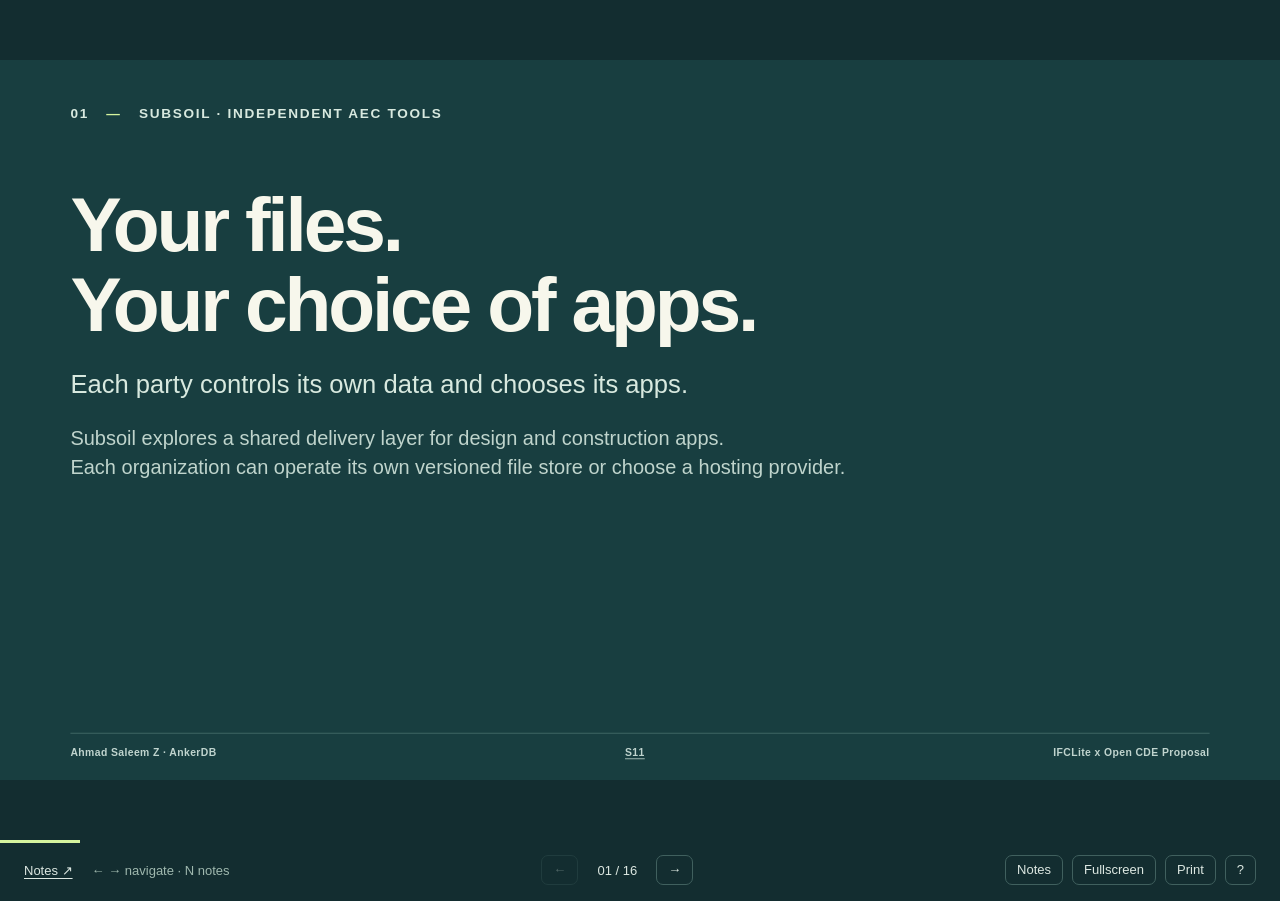
<file: presentations/oci-aec-2026-10-28/index.html>
<!doctype html><html lang="en"><head><meta charset="utf-8"><meta name="viewport" content="width=device-width,initial-scale=1"><meta name="color-scheme" content="light"><meta name="description" content="Subsoil: each organization controls its own data while teams choose compatible design and construction apps. A proposed public demo connects one registry and two applications."><title>Pitch</title><style>
:root{--paper:#f5f2e9;--ink:#183e40;--teal:#24786e;--mint:#d8e9df;--lime:#d5f49e;--muted:#556b68;--line:#cbd4ca;--card:#fffdf7;--soft:#eaece2;--coral:#cf7258;--coral-soft:#f1ded0;--rust:#914931;--ochre:#8e7137;--sand:#eee4c8;--slate:#657b89;--slate-soft:#dce5e7;--white:#f7f7ec;--dark-card:#224c4d;--dark-line:#48706c;font-family:Arial,Helvetica,sans-serif;color:var(--ink);background:#132d30;font-synthesis:none}
*{box-sizing:border-box}html,body{margin:0;height:100%;overflow:hidden}button,a{-webkit-tap-highlight-color:transparent}button{font:inherit}button:focus-visible,a:focus-visible{outline:3px solid #e49752;outline-offset:5px}button{cursor:pointer}#viewport{position:relative;height:calc(100dvh - 60px);width:100%;display:flex;align-items:center;justify-content:center;overflow:hidden}#deck{position:relative;width:1600px;height:900px;flex-shrink:0;transform-origin:center center}.slide{position:absolute;inset:0;overflow:hidden;background:var(--paper);padding:58px 88px 73px;display:none}.slide.active{display:block}.slide.dark{background:var(--ink);color:var(--white);--card:var(--dark-card);--line:var(--dark-line);--muted:#c0d4ce}.eyebrow{font-size:17px;letter-spacing:2.1px;text-transform:uppercase;font-weight:700;margin-bottom:24px}.eyebrow span{padding:0 15px;color:var(--teal)}.dark .eyebrow{color:var(--mint)}.dark .eyebrow span{color:var(--lime)}h1{font-size:65px;line-height:1.07;letter-spacing:-2.7px;font-weight:700;margin:0 0 18px;max-width:1430px}.lede{font-size:27px;line-height:1.35;margin:0 0 27px;color:var(--muted);max-width:1390px}.slide-body{position:relative}.diagram{display:block;width:100%;height:auto;overflow:visible;font-family:Arial,Helvetica,sans-serif}.slide-footer{position:absolute;bottom:27px;left:88px;right:88px;display:flex;align-items:center;justify-content:space-between;border-top:1px solid var(--line);padding-top:16px;font-size:13px;font-weight:600;letter-spacing:.5px;color:var(--muted)}.slide-footer b{padding:0 8px;font-weight:400}.citations{display:flex;gap:12px}.citations a{color:inherit;text-underline-offset:3px}.takeaway{font-size:30px;line-height:1.2;margin:10px 0 0;letter-spacing:-.5px;font-weight:700}.caption{font-size:21px;color:var(--muted);margin:12px 0 0;line-height:1.35}.caption.light{color:#bfd4cc}.ribbon{display:flex;align-items:center;justify-content:space-between;background:var(--soft);border-radius:14px;padding:24px 30px;margin-top:6px;font-size:23px}.ribbon b{color:var(--coral);font-size:27px}.mini-label{font-size:14px;font-weight:700;letter-spacing:1.5px;color:var(--muted)}.closing-points{border-top:1px solid var(--dark-line);display:flex;gap:44px;justify-content:space-between;padding-top:25px;margin-top:9px;font-size:23px}.closing-points b{font-size:16px;color:var(--lime);margin-right:13px}.source-grid{display:grid;grid-template-columns:1fr 1fr .95fr;gap:44px;margin-top:35px}.source-column h2{font-size:25px;margin:0 0 17px;letter-spacing:-.4px}.source-link{display:flex;gap:13px;align-items:baseline;color:var(--ink);font-size:21px;line-height:1.28;text-decoration:none;margin:0 0 23px}.source-link:hover{text-decoration:underline}.source-link span{min-width:31px;font-size:14px;color:var(--teal);font-weight:700}.source-context{font-size:20px;line-height:1.45;color:var(--muted)}code{font-size:.9em}kbd{display:inline-block;border:1px solid currentColor;border-radius:4px;padding:1px 6px;font:inherit;font-size:.85em}.source-bottom{margin-top:24px;padding:21px 0;border-top:1px solid var(--line);display:flex;justify-content:space-between;align-items:center;font-size:19px}.source-bottom span{color:var(--muted)}
#controls{height:60px;display:flex;align-items:center;justify-content:space-between;padding:0 24px;color:#dce7e1;background:#132d30;font-size:13px;gap:20px}#controls .group{display:flex;align-items:center;gap:9px}#controls button{color:inherit;background:transparent;border:1px solid #40605e;border-radius:7px;padding:7px 11px;line-height:1.15;white-space:nowrap}#controls button:hover{background:#284c4b}#controls button:disabled{opacity:.3;cursor:default}#position{font-variant-numeric:tabular-nums;min-width:60px;text-align:center}#deck-label{color:#bdd0c8;letter-spacing:.7px}.keys{color:#9fb8ae;margin-left:10px}.sr-only{position:absolute;width:1px;height:1px;overflow:hidden;clip-path:inset(50%);white-space:nowrap}.progress{position:fixed;bottom:57px;left:0;height:3px;background:var(--lime);z-index:2;width:0;transition:width 150ms linear}#notes-panel{display:none;position:fixed;left:0;right:0;bottom:60px;height:215px;overflow-y:auto;padding:20px 34px;background:#fffdf7;color:var(--ink);border-top:4px solid var(--teal);z-index:5;font-size:16px;line-height:1.5}#notes-panel h2{font-size:18px;margin:0 0 10px}#notes-panel p{margin:0 0 9px;max-width:1300px}#notes-panel a{color:var(--teal)}body.notes-open #notes-panel{display:block}body.notes-open #viewport{height:calc(100dvh - 275px)}body.notes-open .progress{bottom:272px}#notes-sources{font-size:13px;display:flex;gap:15px;flex-wrap:wrap}#help{border:0;border-radius:18px;background:var(--paper);color:var(--ink);max-width:530px;padding:32px;font-size:16px;box-shadow:0 20px 90px #0005}#help::backdrop{background:#102c32aa}#help h2{margin-top:0}#help dl{display:grid;grid-template-columns:180px 1fr;gap:16px}#help dd{margin:0}#help button{background:var(--ink);color:var(--paper);border:0;padding:10px 20px;border-radius:8px}.no-js{color:var(--paper);padding:12px;text-align:center}.svg-defs{position:absolute;width:0;height:0;overflow:hidden}body.no-script{overflow:auto}body.no-script #viewport{height:auto;display:block;overflow:visible}body.no-script #deck{height:auto;width:100%}body.no-script .slide{display:block;position:relative;width:1600px;height:900px;margin:auto}
@media(max-width:800px){#deck-label,.keys{display:none}#controls{padding:0 10px;gap:8px}#controls .group{gap:6px}#controls button{padding:7px 8px}#notes-panel{padding:14px 18px}}@media(prefers-reduced-motion:reduce){*{transition:none!important}}
@page{size:1600px 900px;margin:0}@media print{html,body{overflow:visible!important;background:white;width:1600px;height:auto}#viewport,body.notes-open #viewport{display:block!important;width:1600px;height:auto;overflow:visible}#deck{width:1600px!important;height:auto!important;transform:none!important;zoom:1!important}.slide,.slide.active{display:block!important;position:relative;width:1600px;height:900px;break-after:page;page-break-after:always;-webkit-print-color-adjust:exact;print-color-adjust:exact}.slide:last-child{break-after:auto;page-break-after:auto}#controls,#notes-panel,.progress,#live,#help,.no-js{display:none!important}.slide a{color:inherit!important}.speaker-note{display:none!important}}
.slide.dark{--teal:#a6cfc0}.concept-slide{padding:58px 88px 78px}.concept-slide h1{text-align:center;font-size:56px;margin-bottom:18px}.concept-image{display:block;height:calc(100% - 78px);width:100%;object-fit:contain}
</style></head><body><svg class="svg-defs" aria-hidden="true"><defs><marker id="arrow" viewBox="0 0 10 10" refX="9" refY="5" markerWidth="8" markerHeight="8" orient="auto-start-reverse"><path d="M0 0L10 5L0 10Z" fill="context-stroke"/></marker></defs></svg><noscript><style>.slide{display:block;position:relative;width:1600px;height:900px}html,body{overflow:auto}#viewport{display:block;height:auto;overflow:visible}#deck{height:auto}#controls{display:none}</style><p class="no-js">JavaScript is off. Scroll through the slides or print this file.</p></noscript><main id="viewport" aria-label="Pitch"><div id="deck"><section class="slide dark" id="slide-1" aria-labelledby="title-1" data-title="Your files. Your choice of apps.">
      <div class="eyebrow">01 <span>—</span> Subsoil · independent AEC tools</div>
      <div class="slide-body" style="margin-top:78px">
        <h1 id="title-1" style="font-size:96px;line-height:1.04;letter-spacing:-4px;max-width:1360px">Your files.<br> Your choice of apps.</h1>
        <p class="lede" style="font-size:32px;margin-top:28px;color:var(--mint)">Each party controls its own data and chooses its apps.</p>
        <p class="caption light" style="font-size:25px;line-height:1.5;max-width:1240px;margin-top:26px">Subsoil explores a shared delivery layer for design and construction apps.<br>Each organization can operate its own versioned file store or choose a hosting provider.</p>
      </div>
      <footer class="slide-footer"><span>Ahmad Saleem Z · AnkerDB</span><span class="citations"><a href="https://github.com/zahmadsaleem/subsoil/blob/1c1c2fe469b0c930cfc4f7e78d76121fc4e55dec/README.md" target="_blank" rel="noopener">S11</a></span><span>IFCLite x Open CDE Proposal</span></footer>
      <aside class="speaker-note" hidden><p>Subsoil explores a common delivery foundation for independent design and construction applications. Each participating organization controls its own data and versions, while teams choose compatible tools for the tasks they need to do.</p><p>A registry is a versioned file store that an organization can operate itself or have hosted. OCI supplies the common packaging and transfer interface underneath it. Applications interpret the files they support and publish new versions or results; the store does not perform the model work.</p><p>The opening promise is a goal for the ecosystem. Subsoil has a working transfer prototype, while the public workflow across two applications is the proposed next demonstration. Ordinary IFC files are enough to start; further formats can follow when applications need them.</p></aside>
    </section>
<section class="slide " id="slide-2" aria-labelledby="title-2" data-title="Why IFClite feels approachable.">
      <div class="eyebrow">02 <span>—</span> A useful starting point</div>
      <h1 id="title-2">Why IFClite feels approachable.</h1>
      <p class="lede">The model is close. The workflow is direct. The toolkit is modular.</p>
      <div class="slide-body"><svg class="diagram" viewBox="0 0 1424 500" role="img" aria-label="Conceptual illustration of a local IFC file opened in IFClite’s browser viewer. Direct file interaction and modular packages."><rect x="702" y="28" width="698" height="434" rx="20" fill="var(--paper)" stroke="var(--ink)" stroke-width="2" /><path d="M702 78H1400" fill="none" stroke="var(--line)" stroke-width="2" stroke-linecap="round" stroke-linejoin="round"  /><circle cx="729" cy="53" r="5" fill="var(--coral)"/><circle cx="748" cy="53" r="5" fill="var(--line)"/><circle cx="767" cy="53" r="5" fill="var(--line)"/><text x="807" y="59" font-size="17" fill="var(--muted)" font-weight="500" text-anchor="start" >IFClite · browser workflow</text><rect x="730" y="103" width="146" height="330" rx="8" fill="var(--soft)" stroke="none" stroke-width="2" /><text x="749" y="135" font-size="15" fill="var(--muted)" font-weight="700" text-anchor="start" >MODEL</text><text x="749" y="182" font-size="19" fill="currentColor" font-weight="500" text-anchor="start" >Site</text><text x="763" y="222" font-size="19" fill="currentColor" font-weight="500" text-anchor="start" >Building</text><text x="778" y="262" font-size="19" fill="currentColor" font-weight="500" text-anchor="start" >Storeys</text><path d="M749 285H853 M749 308H835 M749 331H845" fill="none" stroke="var(--line)" stroke-width="5" stroke-linecap="round" stroke-linejoin="round"  /><rect x="940" y="244" width="96" height="167" rx="3" fill="var(--mint)" stroke="var(--teal)" stroke-width="2" /><rect x="957" y="265" width="9" height="12" rx="1" fill="var(--teal)" stroke="none" stroke-width="2" /><rect x="957" y="294" width="9" height="12" rx="1" fill="var(--teal)" stroke="none" stroke-width="2" /><rect x="957" y="323" width="9" height="12" rx="1" fill="var(--teal)" stroke="none" stroke-width="2" /><rect x="957" y="352" width="9" height="12" rx="1" fill="var(--teal)" stroke="none" stroke-width="2" /><rect x="957" y="381" width="9" height="12" rx="1" fill="var(--teal)" stroke="none" stroke-width="2" /><rect x="982" y="265" width="9" height="12" rx="1" fill="var(--teal)" stroke="none" stroke-width="2" /><rect x="982" y="294" width="9" height="12" rx="1" fill="var(--teal)" stroke="none" stroke-width="2" /><rect x="982" y="323" width="9" height="12" rx="1" fill="var(--teal)" stroke="none" stroke-width="2" /><rect x="982" y="352" width="9" height="12" rx="1" fill="var(--teal)" stroke="none" stroke-width="2" /><rect x="982" y="381" width="9" height="12" rx="1" fill="var(--teal)" stroke="none" stroke-width="2" /><rect x="1007" y="265" width="9" height="12" rx="1" fill="var(--teal)" stroke="none" stroke-width="2" /><rect x="1007" y="294" width="9" height="12" rx="1" fill="var(--teal)" stroke="none" stroke-width="2" /><rect x="1007" y="323" width="9" height="12" rx="1" fill="var(--teal)" stroke="none" stroke-width="2" /><rect x="1007" y="352" width="9" height="12" rx="1" fill="var(--teal)" stroke="none" stroke-width="2" /><rect x="1007" y="381" width="9" height="12" rx="1" fill="var(--teal)" stroke="none" stroke-width="2" /><rect x="1036" y="198" width="119" height="213" rx="3" fill="var(--mint)" stroke="var(--teal)" stroke-width="2" /><rect x="1053" y="219" width="9" height="12" rx="1" fill="var(--teal)" stroke="none" stroke-width="2" /><rect x="1053" y="248" width="9" height="12" rx="1" fill="var(--teal)" stroke="none" stroke-width="2" /><rect x="1053" y="277" width="9" height="12" rx="1" fill="var(--teal)" stroke="none" stroke-width="2" /><rect x="1053" y="306" width="9" height="12" rx="1" fill="var(--teal)" stroke="none" stroke-width="2" /><rect x="1053" y="335" width="9" height="12" rx="1" fill="var(--teal)" stroke="none" stroke-width="2" /><rect x="1053" y="364" width="9" height="12" rx="1" fill="var(--teal)" stroke="none" stroke-width="2" /><rect x="1053" y="393" width="9" height="12" rx="1" fill="var(--teal)" stroke="none" stroke-width="2" /><rect x="1078" y="219" width="9" height="12" rx="1" fill="var(--teal)" stroke="none" stroke-width="2" /><rect x="1078" y="248" width="9" height="12" rx="1" fill="var(--teal)" stroke="none" stroke-width="2" /><rect x="1078" y="277" width="9" height="12" rx="1" fill="var(--teal)" stroke="none" stroke-width="2" /><rect x="1078" y="306" width="9" height="12" rx="1" fill="var(--teal)" stroke="none" stroke-width="2" /><rect x="1078" y="335" width="9" height="12" rx="1" fill="var(--teal)" stroke="none" stroke-width="2" /><rect x="1078" y="364" width="9" height="12" rx="1" fill="var(--teal)" stroke="none" stroke-width="2" /><rect x="1078" y="393" width="9" height="12" rx="1" fill="var(--teal)" stroke="none" stroke-width="2" /><rect x="1103" y="219" width="9" height="12" rx="1" fill="var(--teal)" stroke="none" stroke-width="2" /><rect x="1103" y="248" width="9" height="12" rx="1" fill="var(--teal)" stroke="none" stroke-width="2" /><rect x="1103" y="277" width="9" height="12" rx="1" fill="var(--teal)" stroke="none" stroke-width="2" /><rect x="1103" y="306" width="9" height="12" rx="1" fill="var(--teal)" stroke="none" stroke-width="2" /><rect x="1103" y="335" width="9" height="12" rx="1" fill="var(--teal)" stroke="none" stroke-width="2" /><rect x="1103" y="364" width="9" height="12" rx="1" fill="var(--teal)" stroke="none" stroke-width="2" /><rect x="1103" y="393" width="9" height="12" rx="1" fill="var(--teal)" stroke="none" stroke-width="2" /><rect x="1128" y="219" width="9" height="12" rx="1" fill="var(--teal)" stroke="none" stroke-width="2" /><rect x="1128" y="248" width="9" height="12" rx="1" fill="var(--teal)" stroke="none" stroke-width="2" /><rect x="1128" y="277" width="9" height="12" rx="1" fill="var(--teal)" stroke="none" stroke-width="2" /><rect x="1128" y="306" width="9" height="12" rx="1" fill="var(--teal)" stroke="none" stroke-width="2" /><rect x="1128" y="335" width="9" height="12" rx="1" fill="var(--teal)" stroke="none" stroke-width="2" /><rect x="1128" y="364" width="9" height="12" rx="1" fill="var(--teal)" stroke="none" stroke-width="2" /><rect x="1128" y="393" width="9" height="12" rx="1" fill="var(--teal)" stroke="none" stroke-width="2" /><rect x="1155" y="280" width="83" height="131" rx="3" fill="var(--mint)" stroke="var(--teal)" stroke-width="2" /><rect x="1172" y="301" width="9" height="12" rx="1" fill="var(--teal)" stroke="none" stroke-width="2" /><rect x="1172" y="330" width="9" height="12" rx="1" fill="var(--teal)" stroke="none" stroke-width="2" /><rect x="1172" y="359" width="9" height="12" rx="1" fill="var(--teal)" stroke="none" stroke-width="2" /><rect x="1172" y="388" width="9" height="12" rx="1" fill="var(--teal)" stroke="none" stroke-width="2" /><rect x="1197" y="301" width="9" height="12" rx="1" fill="var(--teal)" stroke="none" stroke-width="2" /><rect x="1197" y="330" width="9" height="12" rx="1" fill="var(--teal)" stroke="none" stroke-width="2" /><rect x="1197" y="359" width="9" height="12" rx="1" fill="var(--teal)" stroke="none" stroke-width="2" /><rect x="1197" y="388" width="9" height="12" rx="1" fill="var(--teal)" stroke="none" stroke-width="2" /><rect x="1222" y="301" width="9" height="12" rx="1" fill="var(--teal)" stroke="none" stroke-width="2" /><rect x="1222" y="330" width="9" height="12" rx="1" fill="var(--teal)" stroke="none" stroke-width="2" /><rect x="1222" y="359" width="9" height="12" rx="1" fill="var(--teal)" stroke="none" stroke-width="2" /><rect x="1222" y="388" width="9" height="12" rx="1" fill="var(--teal)" stroke="none" stroke-width="2" /><path d="M905 412H1343" fill="none" stroke="var(--ink)" stroke-width="2" stroke-linecap="round" stroke-linejoin="round"  /><rect x="908" y="118" width="210" height="49" rx="8" fill="var(--lime)" stroke="none" stroke-width="2" /><text x="1013" y="149" font-size="21" fill="var(--ink)" font-weight="650" text-anchor="middle" >Local model.ifc</text><text x="55" y="93" font-size="54" fill="var(--teal)" font-weight="750" text-anchor="start" >.ifc</text><path d="M42 21H133L166 54V162H42Z M133 21V54H166" fill="none" stroke="var(--teal)" stroke-width="3" stroke-linecap="round" stroke-linejoin="round"  /><path d="M199 93 L650 93" fill="none" stroke="var(--teal)" stroke-width="4" stroke-linecap="round" marker-end="url(#arrow)" /><text x="415" y="71" font-size="22" fill="var(--muted)" font-weight="500" text-anchor="middle" >Drop a file. See the model.</text><text x="35" y="240" font-size="31" fill="var(--ink)" font-weight="700" text-anchor="start" >Direct file interaction</text><text x="35" y="282" font-size="24" fill="var(--muted)" font-weight="500" text-anchor="start" >A browser viewer that works locally.</text><text x="35" y="355" font-size="31" fill="var(--ink)" font-weight="700" text-anchor="start" >Choose the parts you need</text><text x="35" y="397" font-size="24" fill="var(--muted)" font-weight="500" text-anchor="start" >A modular toolkit for focused apps.</text></svg><p class="takeaway">Could the wider AEC ecosystem feel this direct?</p></div>
      <footer class="slide-footer"><span>Ahmad Saleem Z · AnkerDB</span><span class="citations"><a href="https://ifclite.dev/" target="_blank" rel="noopener">S1</a> <a href="https://github.com/LTplus-AG/ifc-lite" target="_blank" rel="noopener">S2</a></span><span>IFCLite x Open CDE Proposal</span></footer>
      <aside class="speaker-note" hidden><p>Open with the appeal of the experience, not an adoption claim. IFClite publicly describes a browser viewer with local drag-and-drop IFC loading, plus packages developers can compose. The browser setup processes the model locally; the project also offers other deployment modes. The illustration is conceptual, not a product screenshot.</p><p>Use IFClite as a concrete example of focused, modular software. Ask whether independently built tools could stay focused while sharing a dependable way to deliver model releases.</p></aside>
    </section>
<section class="slide " id="slide-3" aria-labelledby="title-3" data-title="Every new connection takes work.">
      <div class="eyebrow">03 <span>—</span> The connection work</div>
      <h1 id="title-3">Every new connection takes work.</h1>
      <p class="lede">Apps often need a separate connector for each place a model is stored.</p>
      <div class="slide-body"><svg class="diagram" viewBox="0 0 1424 475" role="img" aria-label="Illustrative example: a model viewer used by a design team and a cost tool used by a cost team each need a separate connector to Cloud CDE A, Cloud CDE B and a local server. Two apps and three destinations mean six connections to support. Each connector handles different APIs, access rules and delivery conventions."><text x="14" y="24" font-size="17" fill="var(--muted)" font-weight="750" text-anchor="start">APPS PEOPLE USE</text><text x="402" y="24" font-size="17" fill="var(--muted)" font-weight="750" text-anchor="start">PLACES MODELS LIVE</text><rect x="402" y="48" width="316" height="83" rx="14" fill="var(--mint)"/><g transform="translate(427 62)" fill="none" stroke="var(--teal)" stroke-width="2.5"><path d="M0 10V41C0 55 47 55 47 41V10"/><ellipse cx="23.5" cy="10" rx="23.5" ry="10"/></g><text x="494" y="99" font-size="28" fill="var(--ink)" font-weight="700" text-anchor="start">Cloud CDE A</text><rect x="748" y="48" width="316" height="83" rx="14" fill="var(--mint)"/><g transform="translate(773 62)" fill="none" stroke="var(--teal)" stroke-width="2.5"><path d="M0 10V41C0 55 47 55 47 41V10"/><ellipse cx="23.5" cy="10" rx="23.5" ry="10"/></g><text x="840" y="99" font-size="28" fill="var(--ink)" font-weight="700" text-anchor="start">Cloud CDE B</text><rect x="1094" y="48" width="316" height="83" rx="14" fill="var(--mint)"/><g transform="translate(1119 62)" fill="none" stroke="var(--teal)" stroke-width="2.5"><path d="M0 10V41C0 55 47 55 47 41V10"/><ellipse cx="23.5" cy="10" rx="23.5" ry="10"/></g><text x="1186" y="99" font-size="28" fill="var(--ink)" font-weight="700" text-anchor="start">Local server</text><rect x="14" y="165" width="304" height="112" rx="18" fill="var(--card)" stroke="var(--line)" stroke-width="2"/><g transform="translate(36 196)" fill="none" stroke="var(--teal)" stroke-width="2.5"><rect width="54" height="45" rx="5"/><path d="M0 12H54"/><circle cx="8" cy="6" r="1" fill="var(--teal)"/><path d="M12 33L24 22 34 30 43 21"/></g><text x="110" y="213" font-size="28" fill="var(--ink)" font-weight="700" text-anchor="start">Model viewer</text><text x="110" y="245" font-size="21" fill="var(--muted)" font-weight="500" text-anchor="start">Design team</text><rect x="402" y="165" width="316" height="112" rx="18" fill="var(--coral-soft)" stroke="var(--coral)" stroke-width="2"/><g transform="translate(430 202)" fill="none" stroke="var(--rust)" stroke-width="3" stroke-linecap="round"><path d="M0 11H16M16 3V19M16 7H27V15H16M43 11H59M43 3V19M43 7H32V15H43"/></g><text x="510" y="230" font-size="29" fill="var(--rust)" font-weight="700" text-anchor="start">Connector 1</text><rect x="748" y="165" width="316" height="112" rx="18" fill="var(--coral-soft)" stroke="var(--coral)" stroke-width="2"/><g transform="translate(776 202)" fill="none" stroke="var(--rust)" stroke-width="3" stroke-linecap="round"><path d="M0 11H16M16 3V19M16 7H27V15H16M43 11H59M43 3V19M43 7H32V15H43"/></g><text x="856" y="230" font-size="29" fill="var(--rust)" font-weight="700" text-anchor="start">Connector 2</text><rect x="1094" y="165" width="316" height="112" rx="18" fill="var(--coral-soft)" stroke="var(--coral)" stroke-width="2"/><g transform="translate(1122 202)" fill="none" stroke="var(--rust)" stroke-width="3" stroke-linecap="round"><path d="M0 11H16M16 3V19M16 7H27V15H16M43 11H59M43 3V19M43 7H32V15H43"/></g><text x="1202" y="230" font-size="29" fill="var(--rust)" font-weight="700" text-anchor="start">Connector 3</text><rect x="14" y="309" width="304" height="112" rx="18" fill="var(--card)" stroke="var(--line)" stroke-width="2"/><g transform="translate(36 340)" fill="none" stroke="var(--teal)" stroke-width="2.5"><rect width="54" height="45" rx="5"/><path d="M0 12H54"/><circle cx="8" cy="6" r="1" fill="var(--teal)"/><path d="M12 33L24 22 34 30 43 21"/></g><text x="110" y="357" font-size="28" fill="var(--ink)" font-weight="700" text-anchor="start">Cost tool</text><text x="110" y="389" font-size="21" fill="var(--muted)" font-weight="500" text-anchor="start">Cost team</text><rect x="402" y="309" width="316" height="112" rx="18" fill="var(--coral-soft)" stroke="var(--coral)" stroke-width="2"/><g transform="translate(430 346)" fill="none" stroke="var(--rust)" stroke-width="3" stroke-linecap="round"><path d="M0 11H16M16 3V19M16 7H27V15H16M43 11H59M43 3V19M43 7H32V15H43"/></g><text x="510" y="374" font-size="29" fill="var(--rust)" font-weight="700" text-anchor="start">Connector 4</text><rect x="748" y="309" width="316" height="112" rx="18" fill="var(--coral-soft)" stroke="var(--coral)" stroke-width="2"/><g transform="translate(776 346)" fill="none" stroke="var(--rust)" stroke-width="3" stroke-linecap="round"><path d="M0 11H16M16 3V19M16 7H27V15H16M43 11H59M43 3V19M43 7H32V15H43"/></g><text x="856" y="374" font-size="29" fill="var(--rust)" font-weight="700" text-anchor="start">Connector 5</text><rect x="1094" y="309" width="316" height="112" rx="18" fill="var(--coral-soft)" stroke="var(--coral)" stroke-width="2"/><g transform="translate(1122 346)" fill="none" stroke="var(--rust)" stroke-width="3" stroke-linecap="round"><path d="M0 11H16M16 3V19M16 7H27V15H16M43 11H59M43 3V19M43 7H32V15H43"/></g><text x="1202" y="374" font-size="29" fill="var(--rust)" font-weight="700" text-anchor="start">Connector 6</text><text x="14" y="467" font-size="24" fill="var(--muted)" font-weight="500" text-anchor="start">Different APIs · access rules · delivery conventions</text><text x="1410" y="467" font-size="24" fill="var(--rust)" font-weight="700" text-anchor="end">2 apps × 3 destinations = 6 connectors</text></svg><p class="takeaway">Add an app or a destination. Repeat the connection work.</p></div>
      <footer class="slide-footer"><span>Ahmad Saleem Z · AnkerDB</span><span class="citations"><a href="https://ankerdb.com/about" target="_blank" rel="noopener">S5</a></span><span>IFCLite x Open CDE Proposal</span></footer>
      <aside class="speaker-note" hidden><p>Imagine a design team using a model viewer and a cost team using a specialist cost tool. Their models are stored in two cloud CDEs and on a local server. In this example, the viewer needs three delivery connectors. Adding the cost tool brings three more. Each coral box is one connection a tool builder or integration team has to support.</p><p>A connector may need to handle a different API, sign-in and permission rules, file packaging and release conventions. Adding another app repeats this work across the destinations it needs; adding another destination creates work for the apps that need it. Existing standards and reusable libraries can help, so the amount of custom work varies.</p><p>This is a conceptual example using generic apps and storage services. It does not depict an existing IFClite–AnkerDB integration. The proposal introduced in the following slides is to share the delivery interface and the AEC package agreement, while each organization still controls access and each app supports the model data it understands.</p></aside>
    </section>
<section class="slide concept-slide" id="slide-4" aria-labelledby="title-4" data-title="Centralized exchange">
<h1 id="title-4">Centralized exchange</h1>
<img class="concept-image" src="assets/centralized-exchange.png" alt="Three parties retain separate data stores and exchange through a central project repository." width="836" height="941">
<footer class="slide-footer"><span>Ahmad Saleem Z · AnkerDB</span><span>04 · Concept illustration</span><span>IFCLite x Open CDE Proposal</span></footer>
<aside class="speaker-note" hidden><p>Each party keeps its own project data and specialist tools, but exchange is routed through a central project repository. The separate connections represent the work needed to deliver information into that shared place. Centralized describes the exchange arrangement, not ownership of every underlying dataset.</p><p>This is a conceptual illustration rather than a depiction of every current CDE. The next slide changes how the parties connect while retaining their own data.</p></aside></section>
<section class="slide concept-slide" id="slide-5" aria-labelledby="title-5" data-title="Distributed collaboration">
<h1 id="title-5">Distributed collaboration</h1>
<img class="concept-image" src="assets/distributed-collaboration.png" alt="Three parties choose compatible apps over their own data stores, connected to one another and the building through a distributed foundation." width="836" height="941">
<footer class="slide-footer"><span>Ahmad Saleem Z · AnkerDB</span><span>05 · Concept illustration</span><span>IFCLite x Open CDE Proposal</span></footer>
<aside class="speaker-note" hidden><p>Each party retains its own data and artifacts beneath its workspace and can choose among compatible applications. The connected subsoil represents a distributed delivery foundation between independently controlled stores. The building participates through that same foundation, rather than through a new central channel.</p><p>The collections include models, drawings, structured data and other artifacts. The connections do not imply automatic synchronization, live merging or universal application support. Access, agreed profiles and explicit delivery workflows remain necessary. The next slide explains the common agreement that makes compatible connections possible.</p></aside></section>
<section class="slide dark" id="slide-6" aria-labelledby="title-6" data-title="Integrate once to a common agreement.">
      <div class="eyebrow">06 <span>—</span> The proposal</div>
      <h1 id="title-6">Integrate once to a common agreement.</h1>
      <p class="lede">Keep each app’s expertise. Share the way model releases are packaged and delivered.</p>
      <div class="slide-body"><svg class="diagram" viewBox="0 0 1424 475" role="img" aria-label="Independent applications implement a proposed AEC profile for shared meaning. OCI means Open Container Initiative: existing standards to package and distribute files via registries."><rect x="15" y="18" width="325" height="132" rx="20" fill="var(--card)" stroke="var(--line)" stroke-width="2" /><g transform="translate(59 73)" fill="none" stroke="var(--teal)" stroke-width="3" stroke-linejoin="round" stroke-linecap="round"><path d="M0 -17 18 -7 18 13 0 23 -18 13 -18 -7Z M-18 -7 0 3 18 -7 M0 3V23"/></g><text x="99" y="70" font-size="25" fill="currentColor" font-weight="700" text-anchor="start" >IFClite</text><text x="99" y="103" font-size="18" fill="var(--muted)" font-weight="500" text-anchor="start" >an independent tool</text><rect x="371" y="18" width="325" height="132" rx="20" fill="var(--card)" stroke="var(--line)" stroke-width="2" /><g transform="translate(415 73)" fill="none" stroke="var(--teal)" stroke-width="3" stroke-linejoin="round" stroke-linecap="round"><path d="M0 -23 23 -13V4Q23 21 0 30Q-23 21 -23 4V-13Z M-12 2 -3 11 14 -9"/></g><text x="455" y="70" font-size="25" fill="currentColor" font-weight="700" text-anchor="start" >AnkerDB</text><text x="455" y="103" font-size="18" fill="var(--muted)" font-weight="500" text-anchor="start" >an independent tool</text><rect x="727" y="18" width="325" height="132" rx="20" fill="var(--card)" stroke="var(--line)" stroke-width="2" /><g transform="translate(771 73)" fill="none" stroke="var(--teal)" stroke-width="3" stroke-linejoin="round" stroke-linecap="round"><path d="M-17 18V-9 M-4 18V-20 M9 18V1 M22 18V-14 M-23 22H28"/></g><text x="811" y="70" font-size="25" fill="currentColor" font-weight="700" text-anchor="start" >Focused app</text><text x="811" y="103" font-size="18" fill="var(--muted)" font-weight="500" text-anchor="start" >a specialist workflow</text><text x="1210" y="90" font-size="72" fill="var(--muted)" font-weight="500" text-anchor="middle" >…</text><path d="M177 150V181 M533 150V181 M889 150V181 M177 181H1247 M1247 150V181" fill="none" stroke="var(--lime)" stroke-width="4" stroke-linecap="round" stroke-linejoin="round"  /><path d="M712 181 L712 213" fill="none" stroke="var(--lime)" stroke-width="4" stroke-linecap="round" marker-end="url(#arrow)" /><rect x="15" y="230" width="1390" height="105" rx="16" fill="var(--lime)" stroke="none" stroke-width="2" /><text x="47" y="272" font-size="19" fill="var(--ink)" font-weight="750" text-anchor="start" >AEC PACKAGE / PROFILE</text><text x="47" y="310" font-size="28" fill="var(--ink)" font-weight="600" text-anchor="start" >What is inside, and how tools interpret it</text><text x="1367" y="293" font-size="28" fill="var(--ink)" font-weight="700" text-anchor="end" >Shared meaning</text><rect x="15" y="351" width="1390" height="105" rx="16" fill="var(--dark-card)" stroke="var(--dark-line)" stroke-width="2" /><text x="47" y="391" font-size="19" fill="var(--lime)" font-weight="750" text-anchor="start" >OCI · OPEN CONTAINER INITIATIVE</text><text x="47" y="430" font-size="26" fill="var(--white)" font-weight="600" text-anchor="start" >Existing standards to package and distribute files via registries</text><text x="1367" y="413" font-size="28" fill="var(--white)" font-weight="700" text-anchor="end" >Shared distribution</text></svg><p class="caption light">Proposed ecosystem participation · tools support the profiles they understand.</p></div>
      <footer class="slide-footer"><span>Ahmad Saleem Z · AnkerDB</span><span class="citations"><a href="https://github.com/opencontainers/image-spec/blob/v1.1.1/manifest.md#guidelines-for-artifact-usage" target="_blank" rel="noopener">S6</a> <a href="https://github.com/opencontainers/distribution-spec/blob/v1.1.1/spec.md" target="_blank" rel="noopener">S7</a></span><span>IFCLite x Open CDE Proposal</span></footer>
      <aside class="speaker-note" hidden><p>Two layers do different jobs. OCI, the Open Container Initiative, supplies a standard artifact manifest and distribution interface. An AEC package/profile would specify the domain contract: payload types, schema/version, identifiers and the interpretation expected of a consumer.</p><p>“Integrate once” means implement that common agreement rather than a new delivery connector for every partner. Tools still need to support the relevant payload/profile. The depicted connections are a proposal; this is not an existing IFClite feature or established AEC-wide standard. No container runtime is required to read a non-executable model artifact.</p></aside>
    </section>
<section class="slide " id="slide-7" aria-labelledby="title-7" data-title="Each company owns its reservoir.">
      <div class="eyebrow">07 <span>—</span> A shared picture</div>
      <h1 id="title-7">Each company owns its reservoir.</h1>
      <p class="lede">Different tanks of data. Compatible connections. Control stays with the owner.</p>
      <div class="slide-body"><svg class="diagram" viewBox="0 0 1424 455" role="img" aria-label="A company registry holds IFC, IDS, bSDD dictionary references, drawings and an Other tank for future data types. A validation tool pulls IDS to check IFC against the requirements. OCI distributes the files; the tool interprets them."><rect x="12" y="8" width="1015" height="420" rx="28" fill="var(--soft)" stroke="var(--line)" stroke-width="2" /><text x="49" y="51" font-size="19" fill="var(--muted)" font-weight="750" text-anchor="start" >COMPANY A</text><text x="49" y="91" font-size="31" fill="var(--ink)" font-weight="700" text-anchor="start" >Its own data reservoir</text><g transform="translate(48 131)">
    <path d="M0 35 C0 -11 160 -11 160 35 L160 187 C160 233 0 233 0 187 Z" fill="var(--mint)" stroke="var(--teal)" stroke-width="3"/>
    <path d="M0 147 C0 184 160 184 160 147 L160 187 C160 233 0 233 0 187 Z" fill="var(--teal)" opacity=".15"/>
    <ellipse cx="80.0" cy="35" rx="80.0" ry="34" fill="var(--mint)" stroke="var(--teal)" stroke-width="3"/>
    <path d="M160 175 h22" stroke="var(--teal)" stroke-width="10"/>
    <rect x="175" y="162" width="13" height="26" rx="3" fill="var(--teal)"/>
    <text x="80.0" y="122.10000000000001" font-size="30" fill="var(--teal)" font-weight="700" text-anchor="middle" >IFC</text>
    <text x="80.0" y="149.10000000000002" font-size="17" fill="var(--teal)" font-weight="500" text-anchor="middle" >model releases</text>
    </g><g transform="translate(245 153)">
    <path d="M0 35 C0 -11 155 -11 155 35 L155 165 C155 211 0 211 0 165 Z" fill="var(--sand)" stroke="var(--ochre)" stroke-width="3"/>
    <path d="M0 125 C0 162 155 162 155 125 L155 165 C155 211 0 211 0 165 Z" fill="var(--ochre)" opacity=".15"/>
    <ellipse cx="77.5" cy="35" rx="77.5" ry="34" fill="var(--sand)" stroke="var(--ochre)" stroke-width="3"/>
    <path d="M155 153 h22" stroke="var(--ochre)" stroke-width="10"/>
    <rect x="170" y="140" width="13" height="26" rx="3" fill="var(--ochre)"/>
    <text x="77.5" y="110.00000000000001" font-size="30" fill="var(--ochre)" font-weight="700" text-anchor="middle" >IDS</text>
    <text x="77.5" y="137.0" font-size="17" fill="var(--ochre)" font-weight="500" text-anchor="middle" >requirements</text>
    </g><g transform="translate(440 153)">
    <path d="M0 35 C0 -11 155 -11 155 35 L155 165 C155 211 0 211 0 165 Z" fill="var(--slate-soft)" stroke="var(--slate)" stroke-width="3"/>
    <path d="M0 125 C0 162 155 162 155 125 L155 165 C155 211 0 211 0 165 Z" fill="var(--slate)" opacity=".15"/>
    <ellipse cx="77.5" cy="35" rx="77.5" ry="34" fill="var(--slate-soft)" stroke="var(--slate)" stroke-width="3"/>
    <path d="M155 153 h22" stroke="var(--slate)" stroke-width="10"/>
    <rect x="170" y="140" width="13" height="26" rx="3" fill="var(--slate)"/>
    <text x="77.5" y="110.00000000000001" font-size="30" fill="var(--slate)" font-weight="700" text-anchor="middle" >bSDD</text>
    <text x="77.5" y="137.0" font-size="17" fill="var(--slate)" font-weight="500" text-anchor="middle" >dictionary refs</text>
    </g><g transform="translate(635 173)">
    <path d="M0 35 C0 -11 155 -11 155 35 L155 145 C155 191 0 191 0 145 Z" fill="var(--slate-soft)" stroke="var(--slate)" stroke-width="3"/>
    <path d="M0 105 C0 142 155 142 155 105 L155 145 C155 191 0 191 0 145 Z" fill="var(--slate)" opacity=".15"/>
    <ellipse cx="77.5" cy="35" rx="77.5" ry="34" fill="var(--slate-soft)" stroke="var(--slate)" stroke-width="3"/>
    <path d="M155 133 h22" stroke="var(--slate)" stroke-width="10"/>
    <rect x="170" y="120" width="13" height="26" rx="3" fill="var(--slate)"/>
    <text x="77.5" y="100" font-size="30" fill="var(--slate)" font-weight="700" text-anchor="middle" >Drawings</text>
    <text x="77.5" y="127" font-size="17" fill="var(--slate)" font-weight="500" text-anchor="middle" >releases</text>
    </g><g transform="translate(830 173)">
    <path d="M0 35 C0 -11 145 -11 145 35 L145 145 C145 191 0 191 0 145 Z" fill="var(--slate-soft)" stroke="var(--slate)" stroke-width="3"/>
    <path d="M0 105 C0 142 145 142 145 105 L145 145 C145 191 0 191 0 145 Z" fill="var(--slate)" opacity=".15"/>
    <ellipse cx="72.5" cy="35" rx="72.5" ry="34" fill="var(--slate-soft)" stroke="var(--slate)" stroke-width="3"/>
    <path d="M145 133 h22" stroke="var(--slate)" stroke-width="10"/>
    <rect x="160" y="120" width="13" height="26" rx="3" fill="var(--slate)"/>
    <text x="72.5" y="100" font-size="30" fill="var(--slate)" font-weight="700" text-anchor="middle" >Other</text>
    <text x="72.5" y="127" font-size="17" fill="var(--slate)" font-weight="500" text-anchor="middle" >future data</text>
    </g><path d="M428 306V371H1047V251H1073" fill="none" stroke="var(--ochre)" stroke-width="4" stroke-linecap="round" stroke-linejoin="round" marker-end="url(#arrow)" /><rect x="677" y="352" width="168" height="38" rx="19" fill="var(--sand)" stroke="none" stroke-width="2" /><text x="761.0" y="377" font-size="22" fill="var(--ochre)" font-weight="650" text-anchor="middle" >Pull IDS</text><text x="63" y="405" font-size="23" fill="var(--muted)" font-weight="500" text-anchor="start" >OCI-compatible registry · hosted or local · owner-controlled access</text><text x="1085" y="66" font-size="17" fill="var(--muted)" font-weight="750" text-anchor="start" >THE MAPPING</text><text x="1085" y="108" font-size="25" fill="var(--ink)" font-weight="700" text-anchor="start" >Reservoir = registry</text><text x="1085" y="144" font-size="23" fill="var(--muted)" font-weight="500" text-anchor="start" >Tanks = data releases</text><rect x="1085" y="185" width="325" height="132" rx="20" fill="var(--card)" stroke="var(--line)" stroke-width="2" /><g transform="translate(1129 240)" fill="none" stroke="var(--ochre)" stroke-width="3" stroke-linejoin="round" stroke-linecap="round"><path d="M0 -23 23 -13V4Q23 21 0 30Q-23 21 -23 4V-13Z M-12 2 -3 11 14 -9"/></g><text x="1169" y="237" font-size="25" fill="currentColor" font-weight="700" text-anchor="start" >Validation</text><text x="1169" y="270" font-size="18" fill="var(--muted)" font-weight="500" text-anchor="start" >checks IFC against IDS</text><text x="1085" y="368" font-size="22" fill="var(--ink)" font-weight="600" text-anchor="start" >Tools interpret the data.</text><text x="1085" y="402" font-size="22" fill="var(--muted)" font-weight="500" text-anchor="start" >OCI delivers the files.</text></svg></div>
      <footer class="slide-footer"><span>Ahmad Saleem Z · AnkerDB</span><span class="citations"><a href="https://github.com/opencontainers/distribution-spec/blob/v1.1.1/spec.md" target="_blank" rel="noopener">S7</a> <a href="https://oras.land/docs/how_to_guides/pushing_and_pulling/" target="_blank" rel="noopener">S8</a> <a href="https://oras.land/docs/commands/oras_login/" target="_blank" rel="noopener">S10</a> <a href="https://github.com/buildingSMART/IDS" target="_blank" rel="noopener">S12</a> <a href="https://github.com/buildingSMART/bSDD" target="_blank" rel="noopener">S13</a></span><span>IFCLite x Open CDE Proposal</span></footer>
      <aside class="speaker-note" hidden><p>The reservoir/site is the organization’s OCI-compatible registry; a tank is a logical dataset or family of releases. The IFC tank holds model releases. The IDS tank holds Information Delivery Specification requirements. Trace the labeled Pull IDS connection: a validation tool retrieves an agreed IDS release and checks IFC against those requirements. The tool, not OCI, interprets IDS and performs the checks.</p><p>The bSDD tank represents references to selected buildingSMART Data Dictionary definitions, or permitted versioned snapshots packaged for a project. It does not imply hosting the entire live external bSDD service. The labels are conceptual package roles; shared profiles and appropriate access must be agreed. An owner can choose a hosted or local registry. Live editing, merging, access configuration and retention need their own workflows.</p><p>The Other tank makes the set extensible: additional artifact types and specialist results can be added under agreed profiles. It does not imply every application automatically understands those future payloads.</p></aside>
    </section>
<section class="slide " id="slide-8" aria-labelledby="title-8" data-title="Many focused apps. One shared release.">
      <div class="eyebrow">08 <span>—</span> Freedom to choose tools</div>
      <h1 id="title-8">Many focused apps. One shared release.</h1>
      <p class="lede">Specialized interfaces to the same agreed model delivery.</p>
      <div class="slide-body"><svg class="diagram" viewBox="0 0 1424 495" role="img" aria-label="Modeling, estimating, 4D planning and validation tools use supported model releases, IDS requirements, bSDD dictionary references and other future data types from one company registry."><rect x="14" y="14" width="320" height="132" rx="20" fill="var(--card)" stroke="var(--line)" stroke-width="2" /><g transform="translate(58 69)" fill="none" stroke="var(--teal)" stroke-width="3" stroke-linejoin="round" stroke-linecap="round"><path d="M0 -17 18 -7 18 13 0 23 -18 13 -18 -7Z M-18 -7 0 3 18 -7 M0 3V23"/></g><text x="98" y="66" font-size="25" fill="currentColor" font-weight="700" text-anchor="start" >Modeling</text><text x="98" y="99" font-size="18" fill="var(--muted)" font-weight="500" text-anchor="start" >author &amp; issue</text><path d="M174 147 L174 214" fill="none" stroke="var(--teal)" stroke-width="3" stroke-linecap="round"  /><rect x="373" y="14" width="320" height="132" rx="20" fill="var(--card)" stroke="var(--line)" stroke-width="2" /><g transform="translate(417 69)" fill="none" stroke="var(--teal)" stroke-width="3" stroke-linejoin="round" stroke-linecap="round"><path d="M-17 18V-9 M-4 18V-20 M9 18V1 M22 18V-14 M-23 22H28"/></g><text x="457" y="66" font-size="25" fill="currentColor" font-weight="700" text-anchor="start" >Estimating</text><text x="457" y="99" font-size="18" fill="var(--muted)" font-weight="500" text-anchor="start" >quantities &amp; cost</text><path d="M533 147 L533 214" fill="none" stroke="var(--teal)" stroke-width="3" stroke-linecap="round"  /><rect x="732" y="14" width="320" height="132" rx="20" fill="var(--card)" stroke="var(--line)" stroke-width="2" /><g transform="translate(776 69)" fill="none" stroke="var(--teal)" stroke-width="3" stroke-linejoin="round" stroke-linecap="round"><rect x="-22" y="-19" width="44" height="42" rx="5"/><path d="M-22 -5H22 M-11 -25V-13 M11 -25V-13 M-11 6H-3 M7 6H14 M-11 15H-3"/></g><text x="816" y="66" font-size="25" fill="currentColor" font-weight="700" text-anchor="start" >4D planning</text><text x="816" y="99" font-size="18" fill="var(--muted)" font-weight="500" text-anchor="start" >sequence &amp; time</text><path d="M892 147 L892 214" fill="none" stroke="var(--teal)" stroke-width="3" stroke-linecap="round"  /><rect x="1091" y="14" width="320" height="132" rx="20" fill="var(--card)" stroke="var(--line)" stroke-width="2" /><g transform="translate(1135 69)" fill="none" stroke="var(--teal)" stroke-width="3" stroke-linejoin="round" stroke-linecap="round"><path d="M0 -23 23 -13V4Q23 21 0 30Q-23 21 -23 4V-13Z M-12 2 -3 11 14 -9"/></g><text x="1175" y="66" font-size="25" fill="currentColor" font-weight="700" text-anchor="start" >Validation</text><text x="1175" y="99" font-size="18" fill="var(--muted)" font-weight="500" text-anchor="start" >requirements &amp; checks</text><path d="M1251 147 L1251 214" fill="none" stroke="var(--teal)" stroke-width="3" stroke-linecap="round"  /><path d="M174 214 L1251 214" fill="none" stroke="var(--teal)" stroke-width="4" stroke-linecap="round"  /><path d="M712 214 L712 260" fill="none" stroke="var(--teal)" stroke-width="4" stroke-linecap="round" marker-end="url(#arrow)" /><rect x="14" y="276" width="1396" height="200" rx="28" fill="var(--soft)" stroke="var(--line)" stroke-width="2" /><g transform="translate(47 296)">
    <path d="M0 35 C0 -11 155 -11 155 35 L155 116 C155 162 0 162 0 116 Z" fill="var(--mint)" stroke="var(--teal)" stroke-width="3"/>
    <path d="M0 76 C0 113 155 113 155 76 L155 116 C155 162 0 162 0 116 Z" fill="var(--teal)" opacity=".15"/>
    <ellipse cx="77.5" cy="35" rx="77.5" ry="34" fill="var(--mint)" stroke="var(--teal)" stroke-width="3"/>
    <path d="M155 104 h22" stroke="var(--teal)" stroke-width="10"/>
    <rect x="170" y="91" width="13" height="26" rx="3" fill="var(--teal)"/>
    <text x="77.5" y="100" font-size="30" fill="var(--teal)" font-weight="700" text-anchor="middle" >IFC</text>
    <text x="77.5" y="127" font-size="17" fill="var(--teal)" font-weight="500" text-anchor="middle" >release R7</text>
    </g><g transform="translate(262 296)">
    <path d="M0 35 C0 -11 155 -11 155 35 L155 116 C155 162 0 162 0 116 Z" fill="var(--sand)" stroke="var(--ochre)" stroke-width="3"/>
    <path d="M0 76 C0 113 155 113 155 76 L155 116 C155 162 0 162 0 116 Z" fill="var(--ochre)" opacity=".15"/>
    <ellipse cx="77.5" cy="35" rx="77.5" ry="34" fill="var(--sand)" stroke="var(--ochre)" stroke-width="3"/>
    <path d="M155 104 h22" stroke="var(--ochre)" stroke-width="10"/>
    <rect x="170" y="91" width="13" height="26" rx="3" fill="var(--ochre)"/>
    <text x="77.5" y="100" font-size="30" fill="var(--ochre)" font-weight="700" text-anchor="middle" >IDS</text>
    <text x="77.5" y="127" font-size="17" fill="var(--ochre)" font-weight="500" text-anchor="middle" >requirements</text>
    </g><g transform="translate(477 296)">
    <path d="M0 35 C0 -11 155 -11 155 35 L155 116 C155 162 0 162 0 116 Z" fill="var(--slate-soft)" stroke="var(--slate)" stroke-width="3"/>
    <path d="M0 76 C0 113 155 113 155 76 L155 116 C155 162 0 162 0 116 Z" fill="var(--slate)" opacity=".15"/>
    <ellipse cx="77.5" cy="35" rx="77.5" ry="34" fill="var(--slate-soft)" stroke="var(--slate)" stroke-width="3"/>
    <path d="M155 104 h22" stroke="var(--slate)" stroke-width="10"/>
    <rect x="170" y="91" width="13" height="26" rx="3" fill="var(--slate)"/>
    <text x="77.5" y="100" font-size="30" fill="var(--slate)" font-weight="700" text-anchor="middle" >bSDD</text>
    <text x="77.5" y="127" font-size="17" fill="var(--slate)" font-weight="500" text-anchor="middle" >dictionary refs</text>
    </g><g transform="translate(692 296)">
    <path d="M0 35 C0 -11 155 -11 155 35 L155 116 C155 162 0 162 0 116 Z" fill="var(--slate-soft)" stroke="var(--slate)" stroke-width="3"/>
    <path d="M0 76 C0 113 155 113 155 76 L155 116 C155 162 0 162 0 116 Z" fill="var(--slate)" opacity=".15"/>
    <ellipse cx="77.5" cy="35" rx="77.5" ry="34" fill="var(--slate-soft)" stroke="var(--slate)" stroke-width="3"/>
    <path d="M155 104 h22" stroke="var(--slate)" stroke-width="10"/>
    <rect x="170" y="91" width="13" height="26" rx="3" fill="var(--slate)"/>
    <text x="77.5" y="100" font-size="30" fill="var(--slate)" font-weight="700" text-anchor="middle" >Other</text>
    <text x="77.5" y="127" font-size="17" fill="var(--slate)" font-weight="500" text-anchor="middle" >future data</text>
    </g><text x="925" y="327" font-size="17" fill="var(--muted)" font-weight="750" text-anchor="start" >ONE OWNER-CONTROLLED REGISTRY</text><text x="925" y="372" font-size="36" fill="var(--ink)" font-weight="700" text-anchor="start" >Shared model releases</text><text x="925" y="410" font-size="24" fill="var(--muted)" font-weight="500" text-anchor="start" >Read a supported release.</text><text x="925" y="443" font-size="24" fill="var(--muted)" font-weight="500" text-anchor="start" >Publish a new one when ready.</text></svg><p class="caption">Apps can stay small and focused · changes become new releases · live editing needs its own workflow</p></div>
      <footer class="slide-footer"><span>Ahmad Saleem Z · AnkerDB</span><span class="citations"><a href="https://github.com/buildingSMART/IDS" target="_blank" rel="noopener">S12</a> <a href="https://github.com/buildingSMART/bSDD" target="_blank" rel="noopener">S13</a></span><span>IFCLite x Open CDE Proposal</span></footer>
      <aside class="speaker-note" hidden><p>This is the opportunity, not a current integration inventory. A modeling tool, an estimator, a planning tool and a validator can each present the information their users need while referring to the same model release. They can also use versioned IDS requirements and selected bSDD dictionary references or permitted snapshots. The latter represents dictionary context, not a replica of the live bSDD service. IFClite and AnkerDB could participate subject to supporting the agreed profiles.</p><p>Shared means access to an identified release with permission. Tools understand only the payloads they support. An AEC profile must define how related model, requirement and dictionary references are associated; OCI does not infer those meanings or perform IDS validation. Editing, coordination and merging remain application workflows, with accepted changes published as new releases.</p><p>The Other tank makes the set extensible: additional artifact types and specialist results can be added under agreed profiles. It does not imply every application automatically understands those future payloads.</p></aside>
    </section>
<section class="slide " id="slide-9" aria-labelledby="title-9" data-title="Compatible connections. Independent owners.">
      <div class="eyebrow">09 <span>—</span> Across organizations</div>
      <h1 id="title-9">Compatible connections. Independent owners.</h1>
      <p class="lede">Exchange a chosen release without requiring the same application or hosting provider.</p>
      <div class="slide-body"><svg class="diagram" viewBox="0 0 1424 470" role="img" aria-label="Both registries hold IFC, IDS, bSDD dictionary references and an Other tank for future data. An authorized explicit copy transfers IFC release R7 from Company A to Company B for digest verification. Other tanks are independent and are not automatically synchronized."><rect x="13" y="34" width="500" height="340" rx="26" fill="var(--soft)" stroke="var(--line)" stroke-width="2" /><text x="44" y="77" font-size="18" fill="var(--muted)" font-weight="750" text-anchor="start" >COMPANY A</text><text x="44" y="112" font-size="28" fill="var(--ink)" font-weight="700" text-anchor="start" >Design organization</text><g transform="translate(50 152)">
    <path d="M0 35 C0 -11 115 -11 115 35 L115 129 C115 175 0 175 0 129 Z" fill="var(--mint)" stroke="var(--teal)" stroke-width="3"/>
    <path d="M0 89 C0 126 115 126 115 89 L115 129 C115 175 0 175 0 129 Z" fill="var(--teal)" opacity=".15"/>
    <ellipse cx="57.5" cy="35" rx="57.5" ry="34" fill="var(--mint)" stroke="var(--teal)" stroke-width="3"/>
    <path d="M115 117 h22" stroke="var(--teal)" stroke-width="10"/>
    <rect x="130" y="104" width="13" height="26" rx="3" fill="var(--teal)"/>
    <text x="57.5" y="100" font-size="30" fill="var(--teal)" font-weight="700" text-anchor="middle" >IFC</text>
    <text x="57.5" y="127" font-size="17" fill="var(--teal)" font-weight="500" text-anchor="middle" >release R7</text>
    </g><g transform="translate(210 133)">
    <path d="M0 35 C0 -11 65 -11 65 35 L65 89 C65 135 0 135 0 89 Z" fill="var(--sand)" stroke="var(--ochre)" stroke-width="3"/>
    <path d="M0 49 C0 86 65 86 65 49 L65 89 C65 135 0 135 0 89 Z" fill="var(--ochre)" opacity=".15"/>
    <ellipse cx="32.5" cy="35" rx="32.5" ry="34" fill="var(--sand)" stroke="var(--ochre)" stroke-width="3"/>
    <path d="M65 77 h12" stroke="var(--ochre)" stroke-width="10"/>
    <rect x="73" y="64" width="8" height="26" rx="3" fill="var(--ochre)"/>
    <text x="32.5" y="100" font-size="24" fill="var(--ochre)" font-weight="700" text-anchor="middle" >IDS</text>

    </g><g transform="translate(305 133)">
    <path d="M0 35 C0 -11 65 -11 65 35 L65 89 C65 135 0 135 0 89 Z" fill="var(--slate-soft)" stroke="var(--slate)" stroke-width="3"/>
    <path d="M0 49 C0 86 65 86 65 49 L65 89 C65 135 0 135 0 89 Z" fill="var(--slate)" opacity=".15"/>
    <ellipse cx="32.5" cy="35" rx="32.5" ry="34" fill="var(--slate-soft)" stroke="var(--slate)" stroke-width="3"/>
    <path d="M65 77 h12" stroke="var(--slate)" stroke-width="10"/>
    <rect x="73" y="64" width="8" height="26" rx="3" fill="var(--slate)"/>
    <text x="32.5" y="100" font-size="24" fill="var(--slate)" font-weight="700" text-anchor="middle" >bSDD</text>

    </g><g transform="translate(400 133)">
    <path d="M0 35 C0 -11 65 -11 65 35 L65 89 C65 135 0 135 0 89 Z" fill="var(--slate-soft)" stroke="var(--slate)" stroke-width="3"/>
    <path d="M0 49 C0 86 65 86 65 49 L65 89 C65 135 0 135 0 89 Z" fill="var(--slate)" opacity=".15"/>
    <ellipse cx="32.5" cy="35" rx="32.5" ry="34" fill="var(--slate-soft)" stroke="var(--slate)" stroke-width="3"/>
    <path d="M65 77 h12" stroke="var(--slate)" stroke-width="10"/>
    <rect x="73" y="64" width="8" height="26" rx="3" fill="var(--slate)"/>
    <text x="32.5" y="100" font-size="24" fill="var(--slate)" font-weight="700" text-anchor="middle" >Other</text>

    </g><text x="242.5" y="310" font-size="13" fill="var(--ochre)" font-weight="500" text-anchor="middle" >requirements</text><text x="337.5" y="310" font-size="13" fill="var(--slate)" font-weight="500" text-anchor="middle" >dictionary refs</text><text x="432.5" y="310" font-size="13" fill="var(--slate)" font-weight="500" text-anchor="middle" >future data</text><rect x="911" y="34" width="500" height="340" rx="26" fill="var(--soft)" stroke="var(--line)" stroke-width="2" /><text x="942" y="77" font-size="18" fill="var(--muted)" font-weight="750" text-anchor="start" >COMPANY B</text><text x="942" y="112" font-size="28" fill="var(--ink)" font-weight="700" text-anchor="start" >Delivery partner</text><g transform="translate(948 152)">
    <path d="M0 35 C0 -11 115 -11 115 35 L115 129 C115 175 0 175 0 129 Z" fill="var(--mint)" stroke="var(--teal)" stroke-width="3"/>
    <path d="M0 89 C0 126 115 126 115 89 L115 129 C115 175 0 175 0 129 Z" fill="var(--teal)" opacity=".15"/>
    <ellipse cx="57.5" cy="35" rx="57.5" ry="34" fill="var(--mint)" stroke="var(--teal)" stroke-width="3"/>
    <path d="M115 117 h22" stroke="var(--teal)" stroke-width="10"/>
    <rect x="130" y="104" width="13" height="26" rx="3" fill="var(--teal)"/>
    <text x="57.5" y="100" font-size="30" fill="var(--teal)" font-weight="700" text-anchor="middle" >IFC</text>
    <text x="57.5" y="127" font-size="17" fill="var(--teal)" font-weight="500" text-anchor="middle" >release R7</text>
    </g><g transform="translate(1108 133)">
    <path d="M0 35 C0 -11 65 -11 65 35 L65 89 C65 135 0 135 0 89 Z" fill="var(--sand)" stroke="var(--ochre)" stroke-width="3"/>
    <path d="M0 49 C0 86 65 86 65 49 L65 89 C65 135 0 135 0 89 Z" fill="var(--ochre)" opacity=".15"/>
    <ellipse cx="32.5" cy="35" rx="32.5" ry="34" fill="var(--sand)" stroke="var(--ochre)" stroke-width="3"/>
    <path d="M65 77 h12" stroke="var(--ochre)" stroke-width="10"/>
    <rect x="73" y="64" width="8" height="26" rx="3" fill="var(--ochre)"/>
    <text x="32.5" y="100" font-size="24" fill="var(--ochre)" font-weight="700" text-anchor="middle" >IDS</text>

    </g><g transform="translate(1203 133)">
    <path d="M0 35 C0 -11 65 -11 65 35 L65 89 C65 135 0 135 0 89 Z" fill="var(--slate-soft)" stroke="var(--slate)" stroke-width="3"/>
    <path d="M0 49 C0 86 65 86 65 49 L65 89 C65 135 0 135 0 89 Z" fill="var(--slate)" opacity=".15"/>
    <ellipse cx="32.5" cy="35" rx="32.5" ry="34" fill="var(--slate-soft)" stroke="var(--slate)" stroke-width="3"/>
    <path d="M65 77 h12" stroke="var(--slate)" stroke-width="10"/>
    <rect x="73" y="64" width="8" height="26" rx="3" fill="var(--slate)"/>
    <text x="32.5" y="100" font-size="24" fill="var(--slate)" font-weight="700" text-anchor="middle" >bSDD</text>

    </g><g transform="translate(1298 133)">
    <path d="M0 35 C0 -11 65 -11 65 35 L65 89 C65 135 0 135 0 89 Z" fill="var(--slate-soft)" stroke="var(--slate)" stroke-width="3"/>
    <path d="M0 49 C0 86 65 86 65 49 L65 89 C65 135 0 135 0 89 Z" fill="var(--slate)" opacity=".15"/>
    <ellipse cx="32.5" cy="35" rx="32.5" ry="34" fill="var(--slate-soft)" stroke="var(--slate)" stroke-width="3"/>
    <path d="M65 77 h12" stroke="var(--slate)" stroke-width="10"/>
    <rect x="73" y="64" width="8" height="26" rx="3" fill="var(--slate)"/>
    <text x="32.5" y="100" font-size="24" fill="var(--slate)" font-weight="700" text-anchor="middle" >Other</text>

    </g><text x="1140.5" y="310" font-size="13" fill="var(--ochre)" font-weight="500" text-anchor="middle" >requirements</text><text x="1235.5" y="310" font-size="13" fill="var(--slate)" font-weight="500" text-anchor="middle" >dictionary refs</text><text x="1330.5" y="310" font-size="13" fill="var(--slate)" font-weight="500" text-anchor="middle" >future data</text><path d="M193 269H558V218H843V269H926" fill="none" stroke="var(--teal)" stroke-width="7" stroke-linecap="round" stroke-linejoin="round" marker-end="url(#arrow)" /><rect x="557" y="159" width="323" height="38" rx="19" fill="var(--lime)" stroke="none" stroke-width="2" /><text x="718.5" y="184" font-size="25" fill="var(--ink)" font-weight="650" text-anchor="middle" >Authorized copy</text><rect x="523" y="295" width="402" height="38" rx="19" fill="var(--mint)" stroke="none" stroke-width="2" /><text x="724.0" y="320" font-size="23" fill="var(--teal)" font-weight="650" text-anchor="middle" >Same manifest digest</text><text x="263" y="350" font-size="21" fill="var(--muted)" font-weight="550" text-anchor="middle" >Hosted or local registry</text><text x="1161" y="350" font-size="21" fill="var(--muted)" font-weight="550" text-anchor="middle" >Hosted or local registry</text><text x="93" y="436" font-size="25" fill="var(--ink)" font-weight="650" text-anchor="start" >01  Push a release</text><text x="457" y="436" font-size="25" fill="var(--ink)" font-weight="650" text-anchor="start" >02  Copy with access</text><text x="904" y="436" font-size="25" fill="var(--ink)" font-weight="650" text-anchor="start" >03  Pull &amp; verify</text></svg><p class="caption">An explicit delivery operation · each organization manages its own access and retained copy</p></div>
      <footer class="slide-footer"><span>Ahmad Saleem Z · AnkerDB</span><span class="citations"><a href="https://github.com/opencontainers/distribution-spec/blob/v1.1.1/spec.md" target="_blank" rel="noopener">S7</a> <a href="https://oras.land/docs/how_to_guides/pushing_and_pulling/" target="_blank" rel="noopener">S8</a> <a href="https://oras.land/docs/commands/oras_cp/" target="_blank" rel="noopener">S9</a> <a href="https://oras.land/docs/commands/oras_login/" target="_blank" rel="noopener">S10</a> <a href="https://github.com/buildingSMART/IDS" target="_blank" rel="noopener">S12</a> <a href="https://github.com/buildingSMART/bSDD" target="_blank" rel="noopener">S13</a></span><span>IFCLite x Open CDE Proposal</span></footer>
      <aside class="speaker-note" hidden><p>Walk left to right. A tool publishes an artifact to Company A’s registry. An authorized client, such as ORAS, explicitly copies the chosen IFC release to Company B’s registry. A receiving tool pulls it and verifies the manifest and payload digests. Both sites can also hold IDS requirements and selected bSDD dictionary references or permitted snapshots. Their presence does not imply automatic synchronization or a local copy of the live bSDD service.</p><p>Access to source and destination must be configured. The registries are independently operated and can be hosted or local. The destination may use its own repository name or tag while preserving the manifest bytes and digest. Related requirement or dictionary artifacts need explicit agreed references and delivery arrangements; OCI does not interpret their semantics. Retention and any ongoing synchronization are separate workflows.</p><p>The Other tank makes the set extensible: additional artifact types and specialist results can be added under agreed profiles. It does not imply every application automatically understands those future payloads.</p></aside>
    </section>
<section class="slide " id="slide-10" aria-labelledby="title-10" data-title="Start with the IFC file we already have.">
      <div class="eyebrow">10 <span>—</span> A low threshold to begin</div>
      <h1 id="title-10">Start with the IFC file we already have.</h1>
      <p class="lede">The common transport does not require a new model encoding.</p>
      <div class="slide-body"><svg class="diagram" viewBox="0 0 1424 435" role="img" aria-label="The initial proposed package can contain an ordinary IFC file with an agreed profile. More structured profiles could follow later without changing the distribution interface."><rect x="15" y="12" width="605" height="394" rx="26" fill="var(--mint)" stroke="var(--teal)" stroke-width="2" /><rect x="45" y="42" width="149" height="38" rx="19" fill="var(--teal)" stroke="none" stroke-width="2" /><text x="119.5" y="67" font-size="17" fill="white" font-weight="650" text-anchor="middle" >START HERE</text><text x="46" y="145" font-size="40" fill="var(--ink)" font-weight="750" text-anchor="start" >One plain IFC file</text><rect x="47" y="181" width="540" height="93" rx="13" fill="var(--paper)" stroke="var(--teal)" stroke-width="2" /><text x="78" y="239" font-size="37" fill="var(--teal)" font-weight="650" text-anchor="start" >model.ifc</text><text x="47" y="321" font-size="22" fill="var(--teal)" font-weight="500" text-anchor="start" >A named profile · schema/version · release identity</text><text x="47" y="358" font-size="26" fill="var(--ink)" font-weight="600" text-anchor="start" >Packaged as an OCI artifact</text><path d="M653 206 L745 206" fill="none" stroke="var(--teal)" stroke-width="4" stroke-linecap="round" marker-end="url(#arrow)" /><rect x="785" y="12" width="624" height="394" rx="26" fill="var(--soft)" stroke="var(--line)" stroke-width="2" /><rect x="815" y="42" width="196" height="38" rx="19" fill="var(--line)" stroke="none" stroke-width="2" /><text x="913.0" y="67" font-size="17" fill="var(--ink)" font-weight="650" text-anchor="middle" >EXPLORE LATER</text><text x="816" y="145" font-size="36" fill="var(--ink)" font-weight="700" text-anchor="start" >Richer structured profiles</text><rect x="816" y="189" width="150" height="38" rx="19" fill="var(--mint)" stroke="none" stroke-width="2" /><text x="891.0" y="214" font-size="21" fill="var(--teal)" font-weight="650" text-anchor="middle" >IFC data</text><rect x="984" y="189" width="153" height="38" rx="19" fill="var(--sand)" stroke="none" stroke-width="2" /><text x="1060.5" y="214" font-size="21" fill="var(--ochre)" font-weight="650" text-anchor="middle" >Geometry</text><rect x="1154" y="189" width="211" height="38" rx="19" fill="var(--slate-soft)" stroke="none" stroke-width="2" /><text x="1259.5" y="214" font-size="21" fill="var(--slate)" font-weight="650" text-anchor="middle" >Release index</text><text x="816" y="304" font-size="22" fill="var(--muted)" font-weight="500" text-anchor="start" >JSON · Parquet · GLB · other agreed encodings</text><text x="816" y="357" font-size="25" fill="var(--ink)" font-weight="600" text-anchor="start" >The distribution interface stays familiar.</text></svg><p class="takeaway">Agree on the smallest useful package first.</p></div>
      <footer class="slide-footer"><span>Ahmad Saleem Z · AnkerDB</span><span class="citations"><a href="https://github.com/opencontainers/image-spec/blob/v1.1.1/manifest.md#guidelines-for-artifact-usage" target="_blank" rel="noopener">S6</a> <a href="https://oras.land/docs/how_to_guides/pushing_and_pulling/" target="_blank" rel="noopener">S8</a> <a href="https://github.com/zahmadsaleem/subsoil/blob/1c1c2fe469b0c930cfc4f7e78d76121fc4e55dec/README.md" target="_blank" rel="noopener">S11</a></span><span>IFCLite x Open CDE Proposal</span></footer>
      <aside class="speaker-note" hidden><p>The ecosystem proposal can start with a normal IFC file in an OCI artifact. Agree a small contract for identifying the payload, its schema/profile version and the release. A consumer that understands that profile can use its existing IFC workflow after pulling it. No converter into the local experimental profile is a prerequisite.</p><p>Richer profiles might later expose data and geometry separately. The repository explores one such path with JSON, Parquet and GLB. That is an optional experiment, not a settled industry contract. The stable idea is common distribution with explicit payload semantics.</p></aside>
    </section>
<section class="slide " id="slide-11" aria-labelledby="title-11" data-title="A Subsoil release, carried as an OCI artifact."><div class="eyebrow">11 <span>—</span> The envelope and the model</div><h1 id="title-11" style="font-size:62px">A Subsoil release, carried as an OCI artifact.</h1><p class="lede">One typed manifest references model data, geometry and supporting documents.</p><div class="slide-body"><svg class="diagram" viewBox="0 0 1424 480" role="img" aria-label="A proposed IFCX release is carried as an OCI artifact. The illustrative JSON manifest has a config descriptor and five layer descriptors, each with media type, digest and size: Parquet, JSON-LD, GLB, PDF and a custom type. The AEC profile specifies roles, shared identifiers, encoding mappings and composition. OCI transfer blobs are distinct from IFCX semantic composition layers. Hashes, sizes and example namespace are illustrative."><rect x="14" y="10" width="792" height="460" rx="20" fill="var(--ink)" stroke="var(--ink)" stroke-width="2"/><text x="39" y="38" font-size="16" fill="var(--lime)" font-weight="700" >ILLUSTRATIVE OCI MANIFEST · PROPOSED PROFILE</text><text x="39" y="66.0" font-size="18" fill="var(--white)" font-weight="500" font-family="Menlo,Consolas,monospace" xml:space="preserve">{</text><text x="39" y="84.25" font-size="18" fill="var(--white)" font-weight="500" font-family="Menlo,Consolas,monospace" xml:space="preserve">  &quot;schemaVersion&quot;: 2,</text><text x="39" y="102.5" font-size="18" fill="var(--white)" font-weight="500" font-family="Menlo,Consolas,monospace" xml:space="preserve">  &quot;mediaType&quot;: &quot;application/vnd.oci.image.manifest.v1+json&quot;,</text><text x="39" y="120.75" font-size="18" fill="var(--white)" font-weight="500" font-family="Menlo,Consolas,monospace" xml:space="preserve">  &quot;artifactType&quot;: &quot;application/vnd.example.subsoil.v1&quot;,</text><text x="39" y="139.0" font-size="18" fill="var(--white)" font-weight="500" font-family="Menlo,Consolas,monospace" xml:space="preserve">  &quot;config&quot;: {</text><text x="39" y="157.25" font-size="18" fill="var(--white)" font-weight="500" font-family="Menlo,Consolas,monospace" xml:space="preserve">    &quot;mediaType&quot;: &quot;application/vnd.example.subsoil.config.v1+json&quot;,</text><text x="39" y="175.5" font-size="18" fill="var(--white)" font-weight="500" font-family="Menlo,Consolas,monospace" xml:space="preserve">    &quot;digest&quot;: &quot;sha256:000…&quot;, &quot;size&quot;: 512</text><text x="39" y="193.75" font-size="18" fill="var(--white)" font-weight="500" font-family="Menlo,Consolas,monospace" xml:space="preserve">  },</text><text x="39" y="212.0" font-size="18" fill="var(--lime)" font-weight="500" font-family="Menlo,Consolas,monospace" xml:space="preserve">  &quot;layers&quot;: [</text><text x="39" y="230.25" font-size="18" fill="var(--white)" font-weight="500" font-family="Menlo,Consolas,monospace" xml:space="preserve">    { &quot;mediaType&quot;: &quot;application/vnd.apache.parquet&quot;,</text><text x="39" y="248.5" font-size="18" fill="var(--white)" font-weight="500" font-family="Menlo,Consolas,monospace" xml:space="preserve">      &quot;digest&quot;: &quot;sha256:111…&quot;, &quot;size&quot;: 8200 },</text><text x="39" y="266.75" font-size="18" fill="var(--white)" font-weight="500" font-family="Menlo,Consolas,monospace" xml:space="preserve">    { &quot;mediaType&quot;: &quot;application/ld+json&quot;,</text><text x="39" y="285.0" font-size="18" fill="var(--white)" font-weight="500" font-family="Menlo,Consolas,monospace" xml:space="preserve">      &quot;digest&quot;: &quot;sha256:222…&quot;, &quot;size&quot;: 1800 },</text><text x="39" y="303.25" font-size="18" fill="var(--white)" font-weight="500" font-family="Menlo,Consolas,monospace" xml:space="preserve">    { &quot;mediaType&quot;: &quot;model/gltf-binary&quot;,</text><text x="39" y="321.5" font-size="18" fill="var(--white)" font-weight="500" font-family="Menlo,Consolas,monospace" xml:space="preserve">      &quot;digest&quot;: &quot;sha256:333…&quot;, &quot;size&quot;: 49000 },</text><text x="39" y="339.75" font-size="18" fill="var(--white)" font-weight="500" font-family="Menlo,Consolas,monospace" xml:space="preserve">    { &quot;mediaType&quot;: &quot;application/pdf&quot;,</text><text x="39" y="358.0" font-size="18" fill="var(--white)" font-weight="500" font-family="Menlo,Consolas,monospace" xml:space="preserve">      &quot;digest&quot;: &quot;sha256:444…&quot;, &quot;size&quot;: 24000 },</text><text x="39" y="376.25" font-size="18" fill="var(--white)" font-weight="500" font-family="Menlo,Consolas,monospace" xml:space="preserve">    { &quot;mediaType&quot;: &quot;application/vnd.example.custom&quot;,</text><text x="39" y="394.5" font-size="18" fill="var(--white)" font-weight="500" font-family="Menlo,Consolas,monospace" xml:space="preserve">      &quot;digest&quot;: &quot;sha256:555…&quot;, &quot;size&quot;: 4096 }</text><text x="39" y="412.75" font-size="18" fill="var(--white)" font-weight="500" font-family="Menlo,Consolas,monospace" xml:space="preserve">  ]</text><text x="39" y="431.0" font-size="18" fill="var(--white)" font-weight="500" font-family="Menlo,Consolas,monospace" xml:space="preserve">}</text><text x="39" y="453" font-size="14" fill="var(--mint)" font-weight="500" >Hashes shortened; sizes and example media types are illustrative.</text><path d="M810 250H842" stroke="var(--teal)" stroke-width="4" fill="none" marker-end="url(#arrow)"/><rect x="850" y="10" width="560" height="106" rx="18" fill="var(--lime)" stroke="none" stroke-width="2"/><text x="876" y="48" font-size="27" fill="var(--ink)" font-weight="700" >Subsoil / AEC profile</text><text x="876" y="80" font-size="21" fill="var(--ink)" font-weight="500" >Defines IDs, roles, encoding + composition.</text><text x="876" y="104" font-size="18" fill="var(--muted)" font-weight="500" >Tools declare which payloads they support.</text><rect x="850" y="134" width="560" height="59" rx="13" fill="var(--mint)" stroke="none" stroke-width="2"/><rect x="866" y="147" width="10" height="33" rx="5" fill="var(--teal)" stroke="none" stroke-width="2"/><text x="892" y="160" font-size="23" fill="var(--teal)" font-weight="700" >Parquet</text><text x="892" y="183" font-size="17" fill="var(--ink)" font-weight="500" >Model tables · profile-defined encoding</text><rect x="850" y="203" width="560" height="59" rx="13" fill="var(--sand)" stroke="none" stroke-width="2"/><rect x="866" y="216" width="10" height="33" rx="5" fill="var(--ochre)" stroke="none" stroke-width="2"/><text x="892" y="229" font-size="23" fill="var(--ochre)" font-weight="700" >JSON-LD</text><text x="892" y="252" font-size="17" fill="var(--ink)" font-weight="500" >Linked semantics · agreed mapping</text><rect x="850" y="272" width="560" height="59" rx="13" fill="var(--slate-soft)" stroke="none" stroke-width="2"/><rect x="866" y="285" width="10" height="33" rx="5" fill="var(--slate)" stroke="none" stroke-width="2"/><text x="892" y="298" font-size="23" fill="var(--slate)" font-weight="700" >GLB</text><text x="892" y="321" font-size="17" fill="var(--ink)" font-weight="500" >Geometry · declared payload role</text><rect x="850" y="341" width="560" height="59" rx="13" fill="var(--coral-soft)" stroke="none" stroke-width="2"/><rect x="866" y="354" width="10" height="33" rx="5" fill="var(--rust)" stroke="none" stroke-width="2"/><text x="892" y="367" font-size="23" fill="var(--rust)" font-weight="700" >PDF</text><text x="892" y="390" font-size="17" fill="var(--ink)" font-weight="500" >Supporting document · optional attachment</text><rect x="850" y="410" width="560" height="59" rx="13" fill="var(--soft)" stroke="none" stroke-width="2"/><rect x="866" y="423" width="10" height="33" rx="5" fill="var(--teal)" stroke="none" stroke-width="2"/><text x="892" y="436" font-size="23" fill="var(--teal)" font-weight="700" >Custom</text><text x="892" y="459" font-size="17" fill="var(--ink)" font-weight="500" >Custom bytes · declared type and capability</text></svg><p class="takeaway" style="font-size:28px">OCI layers carry bytes. The Subsoil / AEC profile defines their meaning.</p></div><footer class="slide-footer"><span>Ahmad Saleem Z · AnkerDB</span><span class="citations"><a href="https://github.com/opencontainers/image-spec/blob/v1.1.1/manifest.md#guidelines-for-artifact-usage" target="_blank" rel="noopener">S6</a> <a href="https://github.com/opencontainers/image-spec/blob/v1.1.1/descriptor.md" target="_blank" rel="noopener">S20</a> <a href="https://github.com/buildingSMART/IFC5-development/issues/155" target="_blank" rel="noopener">S21</a> <a href="https://www.iana.org/assignments/media-types/application/vnd.apache.parquet" target="_blank" rel="noopener">S22</a> <a href="https://www.iana.org/assignments/media-types/model/gltf-binary" target="_blank" rel="noopener">S23</a></span><span>IFCLite x Open CDE Proposal</span></footer><aside class="speaker-note" hidden><p>Read the illustration as an outer delivery envelope and an inner domain contract. An OCI manifest is a JSON document containing artifactType, a config descriptor and layer descriptors. Each descriptor names the media type, digest and byte size of a referenced blob. The registry can store and copy those bytes without interpreting the model. No container runtime is needed to read this model artifact.</p><p>The proposed Subsoil/AEC profile in the config declares shared model/entity identifiers, payload roles, schemas, encoding mappings, units, required capabilities and composition rules. Parquet and JSON-LD are examples of agreed representations, GLB can carry geometry, PDF can be a supporting document, and a custom media type can declare a specialist payload. An arbitrary attachment does not become model data simply by being packaged here. Each encoding requires defined mappings and conformance; this slide does not claim these are standardized IFC encodings.</p><p>OCI layers are typed transfer blobs. IFCX semantic layers carry model opinions and composition behavior. There is no required one-to-one mapping between them, and generic OCI blob order does not determine IFCX precedence. If an artifact includes several semantic layers, the AEC profile must explicitly declare how they compose. Independent consumers may fetch the blobs they need when the profile permits, and must report unsupported required content.</p><p>The on-slide JSON is illustrative: hashes are shortened, sizes are invented and application/vnd.example.* types describe a proposed contract. The full example files use fictitious complete-length digest values for readability and have no corresponding payload bundle. They are documentation examples, not executable artifacts or conformance fixtures.</p><p><a href="oci-subsoil-manifest.example.json">Open illustrative OCI manifest JSON</a> · <a href="subsoil-profile-config.example.json">Open illustrative profile-config JSON</a></p></aside></section>
<section class="slide " id="slide-12" aria-labelledby="title-12" data-title="One interface. Many ways to run it.">
      <div class="eyebrow">12 <span>—</span> Deployment choices</div>
      <h1 id="title-12">One interface. Many ways to run it.</h1>
      <p class="lede">Run a registry locally, in your cloud, or as part of a vendor service.</p>
      <div class="slide-body"><svg class="diagram" viewBox="0 0 1424 525" role="img" aria-label="Three registry deployment options: a local binary run by you, a cloud registry run by your team, and a vendor-operated registry. A BIM engineer uses a modeling app and IFC to produce a model release; a quality lead uses validation software with IFC and IDS to produce a report; a planner uses a model and schedule to produce a 4D sequence. All use the OCI interface and agreed profiles. These are illustrative pairings."><rect x="14" y="16" width="445" height="170" rx="22" fill="var(--soft)" stroke="var(--line)" stroke-width="2" /><text x="38" y="55" font-size="29" fill="var(--ink)" font-weight="700" text-anchor="start" >Local binary</text><rect x="42" y="81" width="88" height="61" rx="7" fill="var(--ink)" stroke="none" stroke-width="2" /><text x="58" y="121" font-size="30" fill="var(--lime)" font-weight="700" text-anchor="start" >›_</text><path d="M38 150H134" fill="none" stroke="var(--ink)" stroke-width="5" stroke-linecap="round" stroke-linejoin="round"  /><text x="160" y="107" font-size="29" fill="var(--ink)" font-weight="700" text-anchor="start" >OCI registry</text><text x="160" y="145" font-size="21" fill="var(--muted)" font-weight="500" text-anchor="start" >You run it</text><path d="M236.5 188V288" fill="none" stroke="var(--teal)" stroke-width="3" marker-start="url(#arrow)" marker-end="url(#arrow)"/><rect x="14" y="301" width="445" height="211" rx="22" fill="var(--card)" stroke="var(--line)" stroke-width="2" /><circle cx="51" cy="331" r="8" fill="none" stroke="var(--teal)" stroke-width="2.5"/><path d="M36 354Q36 340 51 340Q66 340 66 354" fill="none" stroke="var(--teal)" stroke-width="2.5" stroke-linecap="round" stroke-linejoin="round"  /><text x="80" y="345" font-size="21" fill="var(--muted)" font-weight="600" text-anchor="start" >BIM engineer</text><text x="38" y="390" font-size="31" fill="var(--ink)" font-weight="700" text-anchor="start" >Modeling app</text><text x="38" y="438" font-size="13" fill="var(--muted)" font-weight="750" text-anchor="start" >USES</text><rect x="114" y="411" width="315" height="38" rx="19" fill="var(--mint)" stroke="none" stroke-width="2" /><text x="271.5" y="436" font-size="21" fill="var(--teal)" font-weight="650" text-anchor="middle" >IFC model</text><text x="38" y="487" font-size="13" fill="var(--muted)" font-weight="750" text-anchor="start" >RESULT</text><rect x="114" y="460" width="315" height="38" rx="19" fill="var(--sand)" stroke="none" stroke-width="2" /><text x="271.5" y="485" font-size="21" fill="var(--ochre)" font-weight="650" text-anchor="middle" >New model release</text><rect x="489" y="16" width="445" height="170" rx="22" fill="var(--soft)" stroke="var(--line)" stroke-width="2" /><text x="513" y="55" font-size="29" fill="var(--ink)" font-weight="700" text-anchor="start" >Your cloud</text><path d="M528 143H592C620 143 622 102 594 103C592 69 549 66 541 99C513 94 505 134 528 143Z" fill="none" stroke="var(--teal)" stroke-width="4" stroke-linecap="round" stroke-linejoin="round"  /><text x="635" y="107" font-size="29" fill="var(--ink)" font-weight="700" text-anchor="start" >OCI registry</text><text x="635" y="145" font-size="21" fill="var(--muted)" font-weight="500" text-anchor="start" >Your team runs it</text><path d="M711.5 188V288" fill="none" stroke="var(--teal)" stroke-width="3" marker-start="url(#arrow)" marker-end="url(#arrow)"/><rect x="489" y="301" width="445" height="211" rx="22" fill="var(--card)" stroke="var(--line)" stroke-width="2" /><circle cx="526" cy="331" r="8" fill="none" stroke="var(--teal)" stroke-width="2.5"/><path d="M511 354Q511 340 526 340Q541 340 541 354" fill="none" stroke="var(--teal)" stroke-width="2.5" stroke-linecap="round" stroke-linejoin="round"  /><text x="555" y="345" font-size="21" fill="var(--muted)" font-weight="600" text-anchor="start" >Quality lead</text><text x="513" y="390" font-size="31" fill="var(--ink)" font-weight="700" text-anchor="start" >Validation app</text><text x="513" y="438" font-size="13" fill="var(--muted)" font-weight="750" text-anchor="start" >USES</text><rect x="589" y="411" width="315" height="38" rx="19" fill="var(--mint)" stroke="none" stroke-width="2" /><text x="746.5" y="436" font-size="21" fill="var(--teal)" font-weight="650" text-anchor="middle" >IFC + IDS</text><text x="513" y="487" font-size="13" fill="var(--muted)" font-weight="750" text-anchor="start" >RESULT</text><rect x="589" y="460" width="315" height="38" rx="19" fill="var(--sand)" stroke="none" stroke-width="2" /><text x="746.5" y="485" font-size="21" fill="var(--ochre)" font-weight="650" text-anchor="middle" >Validation report</text><rect x="964" y="16" width="445" height="170" rx="22" fill="var(--soft)" stroke="var(--line)" stroke-width="2" /><text x="988" y="55" font-size="29" fill="var(--ink)" font-weight="700" text-anchor="start" >Vendor-operated</text><rect x="999" y="78" width="73" height="73" rx="5" fill="var(--mint)" stroke="var(--teal)" stroke-width="2" /><rect x="1013" y="94" width="8" height="11" rx="1" fill="var(--teal)" stroke="none" stroke-width="2" /><rect x="1013" y="118" width="8" height="11" rx="1" fill="var(--teal)" stroke="none" stroke-width="2" /><rect x="1037" y="94" width="8" height="11" rx="1" fill="var(--teal)" stroke="none" stroke-width="2" /><rect x="1037" y="118" width="8" height="11" rx="1" fill="var(--teal)" stroke="none" stroke-width="2" /><rect x="1055" y="94" width="8" height="11" rx="1" fill="var(--teal)" stroke="none" stroke-width="2" /><rect x="1055" y="118" width="8" height="11" rx="1" fill="var(--teal)" stroke="none" stroke-width="2" /><text x="1110" y="107" font-size="29" fill="var(--ink)" font-weight="700" text-anchor="start" >OCI registry</text><text x="1110" y="145" font-size="21" fill="var(--muted)" font-weight="500" text-anchor="start" >Vendor runs it</text><path d="M1186.5 188V288" fill="none" stroke="var(--teal)" stroke-width="3" marker-start="url(#arrow)" marker-end="url(#arrow)"/><rect x="964" y="301" width="445" height="211" rx="22" fill="var(--card)" stroke="var(--line)" stroke-width="2" /><circle cx="1001" cy="331" r="8" fill="none" stroke="var(--teal)" stroke-width="2.5"/><path d="M986 354Q986 340 1001 340Q1016 340 1016 354" fill="none" stroke="var(--teal)" stroke-width="2.5" stroke-linecap="round" stroke-linejoin="round"  /><text x="1030" y="345" font-size="21" fill="var(--muted)" font-weight="600" text-anchor="start" >Planner</text><text x="988" y="390" font-size="31" fill="var(--ink)" font-weight="700" text-anchor="start" >4D planning app</text><text x="988" y="438" font-size="13" fill="var(--muted)" font-weight="750" text-anchor="start" >USES</text><rect x="1064" y="411" width="315" height="38" rx="19" fill="var(--mint)" stroke="none" stroke-width="2" /><text x="1221.5" y="436" font-size="21" fill="var(--teal)" font-weight="650" text-anchor="middle" >Model + schedule</text><text x="988" y="487" font-size="13" fill="var(--muted)" font-weight="750" text-anchor="start" >RESULT</text><rect x="1064" y="460" width="315" height="38" rx="19" fill="var(--sand)" stroke="none" stroke-width="2" /><text x="1221.5" y="485" font-size="21" fill="var(--ochre)" font-weight="650" text-anchor="middle" >4D sequence</text><rect x="14" y="214" width="1395" height="46" rx="13" fill="var(--lime)" stroke="none" stroke-width="2" /><text x="712" y="244" font-size="22" fill="var(--ink)" font-weight="700" text-anchor="middle" >SAME OCI INTERFACE + AGREED AEC PROFILES</text></svg><p class="caption">Illustrative pairings · tools can use any compatible registry with access and a supported profile.</p></div>
      <footer class="slide-footer"><span>Ahmad Saleem Z · AnkerDB</span><span class="citations"><a href="https://github.com/opencontainers/image-spec/blob/v1.1.1/manifest.md#guidelines-for-artifact-usage" target="_blank" rel="noopener">S6</a> <a href="https://distribution.github.io/distribution/about/deploying/" target="_blank" rel="noopener">S14</a> <a href="https://github.com/project-zot/zot/releases/tag/v2.1.22" target="_blank" rel="noopener">S16</a> <a href="https://learn.microsoft.com/en-us/azure/container-registry/container-registry-manage-artifact" target="_blank" rel="noopener">S17</a></span><span>IFCLite x Open CDE Proposal</span></footer>
      <aside class="speaker-note" hidden><p>This makes the infrastructure concrete. A registry implementation can be run as a local executable: for example, zot distributes standalone binaries. An organization can run a registry in its own cloud infrastructure, or use a managed registry service. A software vendor could also operate an OCI-compatible registry for its customers. These are deployment choices, not distinct AEC distribution protocols.</p><p>The lower cards show different people operating different software, using different artifact types and producing different results. The examples are proposed AEC workflows, not claims of existing integrations. The tools perform the modeling, validation or planning; the registry stores and distributes their artifacts. Results may be published as new artifacts under an agreed profile. The pairings are illustrative: a compatible tool may use any of the deployments when it has access and supports the package profile. There is no automatic synchronization among the three options.</p></aside>
    </section>
<section class="slide " id="slide-13" aria-labelledby="title-13" data-title="Addressing Changes">
      <div class="eyebrow">13 <span>—</span> Versions and change reports</div>
      <h1 id="title-13">Addressing Changes</h1>
      <p class="lede">Keep each version. Let tools explain what changed.</p>
      <div class="slide-body"><svg class="diagram" viewBox="0 0 1424 480" role="img" aria-label="Addressing changes: keep the published versions, compare them in a tool, and publish a change report linked to the versions compared. Applications handle model meaning, review and acceptance; whole-file delivery is useful before change reports are added."><rect x="14" y="44" width="448" height="277" rx="22" fill="var(--card)" stroke="var(--line)" stroke-width="2"/><text x="44" y="88" font-size="20" fill="var(--teal)" font-weight="750" text-anchor="start">01</text><text x="44" y="143" font-size="30" fill="var(--teal)" font-weight="700" text-anchor="start">Keep the versions</text><text x="44" y="199" font-size="24" fill="var(--ink)" font-weight="500" text-anchor="start">Original files stay available.</text><text x="44" y="235" font-size="24" fill="var(--ink)" font-weight="500" text-anchor="start">Each published version has</text><text x="44" y="271" font-size="24" fill="var(--ink)" font-weight="500" text-anchor="start">an exact reference.</text><rect x="488" y="44" width="448" height="277" rx="22" fill="var(--card)" stroke="var(--line)" stroke-width="2"/><text x="518" y="88" font-size="20" fill="var(--teal)" font-weight="750" text-anchor="start">02</text><text x="518" y="143" font-size="30" fill="var(--teal)" font-weight="700" text-anchor="start">Compare in a tool</text><text x="518" y="199" font-size="24" fill="var(--ink)" font-weight="500" text-anchor="start">A comparison app reads</text><text x="518" y="235" font-size="24" fill="var(--ink)" font-weight="500" text-anchor="start">the versions and identifies</text><text x="518" y="271" font-size="24" fill="var(--ink)" font-weight="500" text-anchor="start">the changes it understands.</text><rect x="962" y="44" width="448" height="277" rx="22" fill="var(--card)" stroke="var(--line)" stroke-width="2"/><text x="992" y="88" font-size="20" fill="var(--teal)" font-weight="750" text-anchor="start">03</text><text x="992" y="143" font-size="30" fill="var(--teal)" font-weight="700" text-anchor="start">Publish the result</text><text x="992" y="199" font-size="24" fill="var(--ink)" font-weight="500" text-anchor="start">Link a change report to</text><text x="992" y="235" font-size="24" fill="var(--ink)" font-weight="500" text-anchor="start">the versions it compared.</text><text x="992" y="271" font-size="24" fill="var(--ink)" font-weight="500" text-anchor="start">State its scope and limits.</text><rect x="14" y="356" width="1396" height="86" rx="16" fill="var(--mint)" stroke="none"/><text x="712" y="408" font-size="29" fill="var(--teal)" font-weight="700" text-anchor="middle">Applications handle model meaning, review and acceptance.</text></svg><p class="takeaway" style="font-size:28px">Start with whole-file versions; add change reports when needed.</p></div>
      <footer class="slide-footer"><span>Ahmad Saleem Z · AnkerDB</span><span class="citations"><a href="https://github.com/opencontainers/distribution-spec/blob/v1.1.1/spec.md" target="_blank" rel="noopener">S7</a> <a href="https://github.com/LTplus-AG/ifc-lite/issues/8203#issuecomment-6446094066" target="_blank" rel="noopener">S18</a> <a href="https://github.com/opencontainers/image-spec/blob/v1.1.1/descriptor.md" target="_blank" rel="noopener">S20</a></span><span>IFCLite x Open CDE Proposal</span></footer>
      <aside class="speaker-note" hidden><p>Keep the original files and identify each published version precisely. An OCI manifest digest pins the exact release package; a layer digest identifies the bytes of a particular file. Byte identity establishes what arrived, while an application decides whether two model versions have the same meaning.</p><p>A comparison tool reads the relevant versions and explains the changes it can identify. IFC re-exports can alter identifiers and headers, so semantic matching and identity policy belong to the comparison tool. Reports should state their coverage and limits. An ambiguous match or unsupported comparison must not silently become a claim that nothing changed.</p><p>Publish a change report with references to the exact input versions. Agree machine-readable fields, types and profile versions when another application needs to consume that report. ifc-git can be one producer through an adapter that preserves its native delta and identity mapping; no single comparison engine or change profile is required to transfer ordinary IFC files.</p><p>Applications and project teams handle review, suitability, acceptance and any approval workflow. Those decisions can reference the versions and reports involved. Start with whole-file versions, then add structured changes when they serve a real workflow.</p></aside>
    </section>
<section class="slide dark" id="slide-14" aria-labelledby="title-14" data-title="The delivery path has a prototype.">
      <div class="eyebrow">14 <span>—</span> A small proof point</div>
      <h1 id="title-14">The delivery path has a prototype.</h1>
      <p class="lede">The transfer works. A public workflow across applications is the next goal.</p>
      <div class="slide-body"><svg class="diagram" viewBox="0 0 1424 475" role="img" aria-label="The local prototype publishes, copies and downloads a release across two registries while preserving the exact version and file bytes. It includes the original IFC by default. The proposed public demo will add a useful workflow across applications."><rect x="14" y="9" width="292" height="38" rx="19" fill="var(--dark-card)" stroke="none" stroke-width="2" /><text x="160" y="34" font-size="17" fill="var(--lime)" font-weight="650" text-anchor="middle" >WORKING TRANSFER DEMO</text><rect x="14" y="80" width="382" height="191" rx="22" fill="var(--dark-card)" stroke="var(--dark-line)" stroke-width="2" /><text x="45" y="123" font-size="18" fill="var(--mint)" font-weight="750" text-anchor="start" >LOCAL REGISTRY A</text><text x="45" y="188" font-size="47" fill="var(--white)" font-weight="700" text-anchor="start" >Push</text><rect x="521" y="80" width="382" height="191" rx="22" fill="var(--dark-card)" stroke="var(--dark-line)" stroke-width="2" /><text x="552" y="123" font-size="18" fill="var(--mint)" font-weight="750" text-anchor="start" >LOCAL REGISTRY B</text><text x="552" y="188" font-size="47" fill="var(--white)" font-weight="700" text-anchor="start" >Copy</text><rect x="1028" y="80" width="382" height="191" rx="22" fill="var(--dark-card)" stroke="var(--dark-line)" stroke-width="2" /><text x="1059" y="123" font-size="18" fill="var(--mint)" font-weight="750" text-anchor="start" >RECEIVED RELEASE</text><text x="1059" y="188" font-size="40" fill="var(--white)" font-weight="700" text-anchor="start" >Pull + integrity</text><path d="M414 173 L493 173" fill="none" stroke="var(--lime)" stroke-width="4" stroke-linecap="round" marker-end="url(#arrow)" /><path d="M921 173 L1000 173" fill="none" stroke="var(--lime)" stroke-width="4" stroke-linecap="round" marker-end="url(#arrow)" /><rect x="14" y="301" width="1396" height="76" rx="16" fill="var(--lime)" stroke="none" stroke-width="2" /><text x="712" y="348" font-size="32" fill="var(--ink)" font-weight="700" text-anchor="middle" >Exact version retained across both registries</text><text x="16" y="416" font-size="27" fill="var(--white)" font-weight="700" text-anchor="start" >Original IFC included by default</text><text x="16" y="451" font-size="23" fill="var(--mint)" font-weight="500" text-anchor="start" >Supporting files include data tables, geometry and a release index.</text></svg><p class="caption light" style="color:var(--lime);font-size:23px">File integrity and profile validation are separate checks.</p><p class="caption light">Experimental · IFC Lite integration under review · public app workflow proposed</p></div>
      <footer class="slide-footer"><span>Ahmad Saleem Z · AnkerDB</span><span class="citations"><a href="https://github.com/zahmadsaleem/subsoil/blob/1c1c2fe469b0c930cfc4f7e78d76121fc4e55dec/README.md" target="_blank" rel="noopener">S11</a> <a href="https://github.com/LTplus-AG/ifc-lite/pull/8310" target="_blank" rel="noopener">S24</a></span><span>IFCLite x Open CDE Proposal</span></footer>
      <aside class="speaker-note" hidden><p>Subsoil’s local two-registry demo publishes a release, copies it to an independently operated registry, and downloads the same manifest and file bytes. Its tests also cover an IFC-only release published by the independent ORAS client with an unfamiliar artifact type.</p><p>Conversion includes the original IFC by default. The derived tables and geometry are additional representations, rather than a replacement for the delivered source. Publishing retains the subsoil format and marks eligible source-bearing releases with the provisional IFC release annotations.</p><p>Generic pull checks every downloaded layer’s digest and size and integrity-checks the config without imposing an artifact-type or profile allowlist. The verify command explicitly checks the supported subsoil structure; conversion and native publishing also use that validator.</p><p>The browser registry source for IFC Lite is under review. The next goal is a public demonstration with a registry owner and another maintained application doing useful work on the same version. Production operation, app interoperability and the shared profile still need to be exercised together; the prototype is experimental and is not a buildingSMART standard.</p></aside>
    </section>
<section class="slide " id="slide-15" aria-labelledby="title-15" data-title="One owner. Two apps. A useful result.">
      <div class="eyebrow">15 <span>—</span> The proposed public demo</div>
      <h1 id="title-15" style="font-size:62px">One owner. Two apps. A useful result.</h1>
      <p class="lede">Publish a model, use it in another app, and return a useful result.</p>
      <div class="slide-body"><svg class="diagram" viewBox="0 0 1424 480" role="img" aria-label="Proposed public demo: IFC Lite publishes a model version to a registry controlled by the project owner. Another application opens that version, does a useful task and publishes the result back, linked to its input version."><rect x="14" y="90" width="352" height="200" rx="20" fill="var(--card)" stroke="var(--line)" stroke-width="2"/><text x="44" y="132" font-size="18" fill="var(--muted)" font-weight="750" text-anchor="start">APP 1</text><text x="44" y="186" font-size="36" fill="var(--ink)" font-weight="700" text-anchor="start">IFC Lite</text><text x="44" y="228" font-size="24" fill="var(--ink)" font-weight="500" text-anchor="start">Edit the model</text><text x="44" y="260" font-size="21" fill="var(--muted)" font-weight="500" text-anchor="start">Publish a new version</text><rect x="514" y="44" width="396" height="310" rx="20" fill="var(--soft)" stroke="var(--line)" stroke-width="2"/><text x="544" y="85" font-size="18" fill="var(--muted)" font-weight="750" text-anchor="start">PROJECT OWNER</text><rect x="550" y="114" width="324" height="126" rx="16" fill="var(--mint)" stroke="var(--teal)" stroke-width="2"/><text x="712" y="165" font-size="29" fill="var(--teal)" font-weight="700" text-anchor="middle">Subsoil registry</text><text x="712" y="205" font-size="22" fill="var(--teal)" font-weight="500" text-anchor="middle">Files · versions · results</text><text x="712" y="292" font-size="24" fill="var(--ink)" font-weight="650" text-anchor="middle">Under the owner’s control</text><text x="712" y="327" font-size="21" fill="var(--muted)" font-weight="500" text-anchor="middle">Hosted or self-hosted</text><rect x="1058" y="90" width="352" height="200" rx="20" fill="var(--card)" stroke="var(--line)" stroke-width="2"/><text x="1088" y="132" font-size="18" fill="var(--muted)" font-weight="750" text-anchor="start">APP 2</text><text x="1088" y="186" font-size="36" fill="var(--ink)" font-weight="700" text-anchor="start">Another app</text><text x="1088" y="228" font-size="24" fill="var(--ink)" font-weight="500" text-anchor="start">Do one useful task</text><text x="1088" y="260" font-size="21" fill="var(--muted)" font-weight="500" text-anchor="start">In-house or independent</text><path d="M374 182H500" fill="none" stroke="var(--teal)" stroke-width="4" stroke-linecap="round" stroke-linejoin="round" marker-end="url(#arrow)"/><text x="440" y="148" font-size="18" fill="var(--teal)" font-weight="650" text-anchor="middle">Publish version</text><path d="M918 182H1044" fill="none" stroke="var(--teal)" stroke-width="4" stroke-linecap="round" stroke-linejoin="round" marker-end="url(#arrow)"/><text x="982" y="148" font-size="18" fill="var(--teal)" font-weight="650" text-anchor="middle">Open version</text><path d="M1234 300V391H712V365" fill="none" stroke="var(--teal)" stroke-width="4" stroke-linecap="round" stroke-linejoin="round" marker-end="url(#arrow)"/><text x="990" y="426" font-size="23" fill="var(--teal)" font-weight="650" text-anchor="middle">Publish the result back</text><text x="14" y="470" font-size="23" fill="var(--muted)" font-weight="500" text-anchor="start">A check, a drawing or a quantities report are possible starting tasks.</text></svg><p class="takeaway" style="font-size:28px">Keep each result linked to the model version it came from.</p></div>
      <footer class="slide-footer"><span>Ahmad Saleem Z · AnkerDB</span><span class="citations"><a href="https://github.com/zahmadsaleem/subsoil/blob/1c1c2fe469b0c930cfc4f7e78d76121fc4e55dec/README.md" target="_blank" rel="noopener">S11</a> <a href="https://github.com/LTplus-AG/ifc-lite/pull/8310" target="_blank" rel="noopener">S24</a></span><span>IFCLite x Open CDE Proposal</span></footer>
      <aside class="speaker-note" hidden><p>Choose one small real project, one owner-operated registry and two applications whose maintainers will support the integration. The proposed public demo starts by publishing a model version from IFC Lite. A second application opens that exact version, performs a useful task, and publishes its result back with a reference to the input version.</p><p>The second application could be an in-house tool or an independently maintained product. A model check, drawing set or quantities report are examples to discuss with the registry owner and app maintainers. No particular application or output format is required by this proposal.</p><p>Begin with a public sample project and invited publishing accounts. The demo should make ownership, version selection and useful results visible to a project team. A broader signup flow can follow if it serves the workflow. The IFC Lite registry integration is under review; this is the next demonstration to build together, not a claim that the full app-to-app workflow is already deployed.</p><p>An ordinary source IFC is enough for the first handoff. Structured changes, additional encodings and copying between organizations can extend the workflow later. Each application must understand its chosen files; generic downloading checks byte integrity without requiring a profile validator.</p></aside>
    </section>
<section class="slide dark closing" id="slide-16" aria-labelledby="title-16" data-title="More apps. More useful project files.">
      <div class="eyebrow">16 <span>—</span> An invitation to collaborate</div>
      <h1 id="title-16">More apps. More useful project files.</h1>
      <p class="lede">Start with a public demo. Grow through maintained integrations.</p>
      <div class="slide-body"><svg class="diagram" viewBox="0 0 1424 460" role="img" aria-label="Invite tool builders and AEC teams to explore OCI through a useful public demo, an owner-controlled registry and maintained applications. Each additional compatible app makes the same project files more useful, while each participating registry gives compatible tools another place to work."><rect x="14" y="60" width="448" height="245" rx="24" fill="var(--dark-card)" stroke="var(--dark-line)" stroke-width="2"/><text x="46" y="111" font-size="24" fill="var(--lime)" font-weight="750" text-anchor="start">01</text><text x="46" y="178" font-size="34" fill="var(--white)" font-weight="700" text-anchor="start">Prove one useful</text><text x="46" y="224" font-size="34" fill="var(--white)" font-weight="700" text-anchor="start">public workflow</text><rect x="488" y="60" width="448" height="245" rx="24" fill="var(--dark-card)" stroke="var(--dark-line)" stroke-width="2"/><text x="520" y="111" font-size="24" fill="var(--lime)" font-weight="750" text-anchor="start">02</text><text x="520" y="178" font-size="34" fill="var(--white)" font-weight="700" text-anchor="start">Keep ownership</text><text x="520" y="224" font-size="34" fill="var(--white)" font-weight="700" text-anchor="start">with the project</text><rect x="962" y="60" width="448" height="245" rx="24" fill="var(--dark-card)" stroke="var(--dark-line)" stroke-width="2"/><text x="994" y="111" font-size="24" fill="var(--lime)" font-weight="750" text-anchor="start">03</text><text x="994" y="178" font-size="34" fill="var(--white)" font-weight="700" text-anchor="start">Connect more</text><text x="994" y="224" font-size="34" fill="var(--white)" font-weight="700" text-anchor="start">maintained apps</text><text x="712" y="379" font-size="28" fill="var(--mint)" font-weight="600" text-anchor="middle">Each new app makes existing project files more useful.</text><text x="712" y="426" font-size="25" fill="var(--mint)" font-weight="500" text-anchor="middle">Each participating registry gives compatible tools another place to work.</text></svg></div>
      <footer class="slide-footer"><span>Ahmad Saleem Z · AnkerDB</span><span class="citations"><a href="https://github.com/zahmadsaleem/subsoil/blob/1c1c2fe469b0c930cfc4f7e78d76121fc4e55dec/README.md" target="_blank" rel="noopener">S11</a> <a href="https://github.com/LTplus-AG/ifc-lite/pull/8310" target="_blank" rel="noopener">S24</a></span><span>IFCLite x Open CDE Proposal</span></footer>
      <aside class="speaker-note" hidden><p>The public demo is a starting point for wider participation. First choose a useful project workflow with a registry owner and two application maintainers. Prove the handoff with a small shared example, then use that working demonstration to invite other builders and project teams.</p><p>The benefits grow with participation: every compatible application adds something participating organizations can do with the data they control. Every participating registry gives compatible applications another place to work through the same delivery interface. Teams can choose a focused tool for a particular task while keeping their project files and versions together.</p><p>Ask which real task would make the first demo useful, who will operate the registry and maintain the app connections, and which other maintained projects people recommend. Recommendations can shape later invitations; no outside participant is committed by this pitch.</p><p>IFC is the starting point. Other model and data formats can follow when there is an application and a real workflow for them. Transport compatibility does not make every app understand every file format; the relevant content agreements remain explicit.</p></aside>
    </section></div></main><nav id="controls" aria-label="Pitch controls"><div class="group"><a href="speaker-notes.html" target="_blank" rel="noopener" style="color:inherit;text-underline-offset:3px;white-space:nowrap">Notes ↗</a><span class="keys">← → navigate · N notes</span></div><div class="group"><button id="prev" aria-label="Previous slide">←</button><span id="position" aria-label="Slide position"></span><button id="next" aria-label="Next slide">→</button></div><div class="group"><button id="notes-toggle" aria-pressed="false" aria-controls="notes-panel">Notes</button><button id="fullscreen" aria-label="Toggle fullscreen">Fullscreen</button><button id="print">Print</button><button id="help-open" aria-label="Keyboard shortcuts">?</button></div></nav><div class="progress" aria-hidden="true"></div><div id="live" class="sr-only" role="status" aria-live="polite" aria-atomic="true"></div><aside id="notes-panel" aria-label="Notes" aria-hidden="true"><h2 id="notes-title"></h2><div id="notes-content"></div><div id="notes-sources"></div></aside><dialog id="help" aria-labelledby="help-title"><h2 id="help-title">Presenting this deck</h2><dl><dt>← / → or Page Up / Down</dt><dd>Previous / next slide</dd><dt>Space / Shift + Space</dt><dd>Next / previous slide</dd><dt>Home / End</dt><dd>First / last slide</dd><dt>N</dt><dd>Toggle notes</dd><dt>F</dt><dd>Toggle fullscreen</dd><dt>?</dt><dd>Show these shortcuts</dd><dt>Print</dt><dd>All slides, one per page</dd></dl><p>Swipe horizontally on touch screens. Sources are linked in the footer and separate notes. The pitch runs offline.</p><button id="help-close">Close</button></dialog><script>
(() => {
  'use strict';
  const slides=[...document.querySelectorAll('.slide')], deck=document.getElementById('deck'), viewport=document.getElementById('viewport');
  const position=document.getElementById('position'), live=document.getElementById('live'), prev=document.getElementById('prev'), next=document.getElementById('next'), notesButton=document.getElementById('notes-toggle');
  let current=0, touchStart=null;
  function fit(){const scale=Math.min(viewport.clientWidth/1600,viewport.clientHeight/900);deck.style.transform=`scale(${scale})`;}
  function hashIndex(){const m=location.hash.match(/^#(?:slide-)?(\d+)$/);return m?Math.max(0,Math.min(slides.length-1,Number(m[1])-1)):0;}
  function notes(){document.getElementById('notes-title').textContent=`${current+1}. ${slides[current].dataset.title}`;document.getElementById('notes-content').innerHTML=slides[current].querySelector('.speaker-note').innerHTML;document.getElementById('notes-sources').innerHTML=[...slides[current].querySelectorAll('.citations a')].map(a=>a.outerHTML).join(' ');}
  function show(index, updateHash=true){current=Math.max(0,Math.min(slides.length-1,index));slides.forEach((s,i)=>{const active=i===current;s.classList.toggle('active',active);s.setAttribute('aria-hidden',String(!active));s.inert=!active;});position.textContent=`${String(current+1).padStart(2,'0')} / ${slides.length}`;prev.disabled=current===0;next.disabled=current===slides.length-1;document.querySelector('.progress').style.width=`${(current+1)/slides.length*100}%`;live.textContent=`Slide ${current+1} of ${slides.length}: ${slides[current].dataset.title}`;document.title=`${current+1}/${slides.length} · ${slides[current].dataset.title} · Pitch`;if(updateHash)history.replaceState(null,'',`#slide-${current+1}`);notes();}
  function toggleNotes(){const open=document.body.classList.toggle('notes-open');notesButton.setAttribute('aria-pressed',String(open));document.getElementById('notes-panel').setAttribute('aria-hidden',String(!open));notes();fit();}
  async function fullscreen(){try{if(document.fullscreenElement)await document.exitFullscreen();else await document.documentElement.requestFullscreen();}catch{live.textContent='Fullscreen is unavailable in this browser. Use your browser’s fullscreen command.';}}
  prev.addEventListener('click',()=>show(current-1));next.addEventListener('click',()=>show(current+1));notesButton.addEventListener('click',toggleNotes);document.getElementById('fullscreen').addEventListener('click',fullscreen);document.getElementById('print').addEventListener('click',()=>window.print());document.getElementById('help-open').addEventListener('click',()=>document.getElementById('help').showModal());document.getElementById('help-close').addEventListener('click',()=>document.getElementById('help').close());
  document.addEventListener('keydown',e=>{if(document.getElementById('help').open||e.altKey||e.ctrlKey||e.metaKey||/INPUT|TEXTAREA|SELECT/.test(e.target.tagName))return;const key=e.key;if(['ArrowRight','ArrowDown','PageDown',' '].includes(key)){if(key===' '&&e.target.closest('button,a'))return;e.preventDefault();show(current+(e.shiftKey?-1:1));}else if(['ArrowLeft','ArrowUp','PageUp'].includes(key)){e.preventDefault();show(current-1);}else if(key==='Home'){e.preventDefault();show(0);}else if(key==='End'){e.preventDefault();show(slides.length-1);}else if(key.toLowerCase()==='n')toggleNotes();else if(key.toLowerCase()==='f')fullscreen();else if(key==='?')document.getElementById('help').showModal();});
  viewport.addEventListener('touchstart',e=>{if(e.touches.length===1)touchStart={x:e.touches[0].clientX,y:e.touches[0].clientY};},{passive:true});viewport.addEventListener('touchend',e=>{if(!touchStart)return;const dx=e.changedTouches[0].clientX-touchStart.x,dy=e.changedTouches[0].clientY-touchStart.y;if(Math.abs(dx)>55&&Math.abs(dx)>Math.abs(dy)*1.5)show(current+(dx<0?1:-1));touchStart=null;},{passive:true});
  const originalInert=new Map();window.addEventListener('beforeprint',()=>{slides.forEach(s=>{originalInert.set(s,s.inert);s.inert=false;s.removeAttribute('aria-hidden');});});window.addEventListener('afterprint',()=>{show(current,false);});
  window.addEventListener('resize',fit);window.addEventListener('hashchange',()=>show(hashIndex(),false));show(hashIndex(),false);fit();
})();
</script></body></html>
</file>
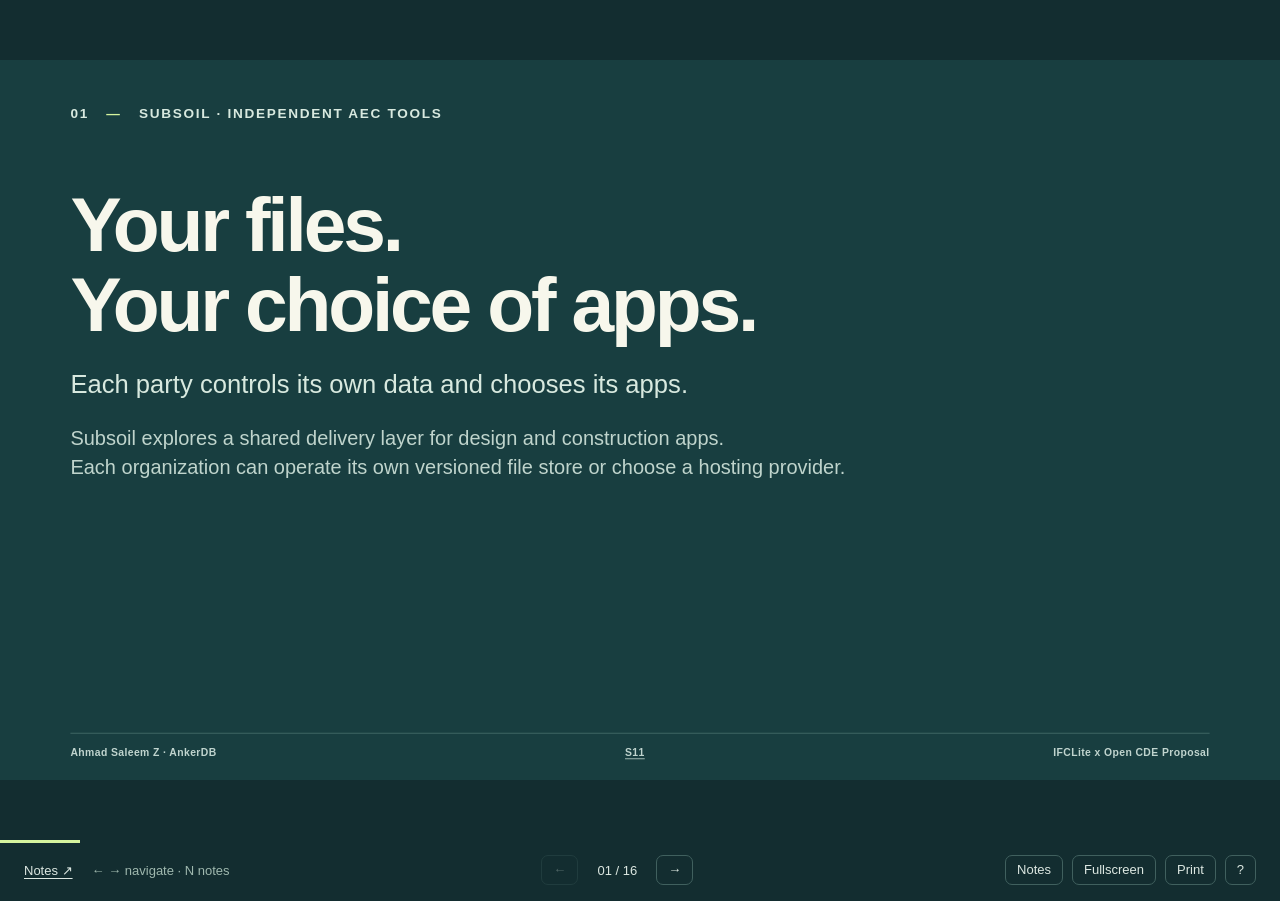
<file: presentations/oci-aec-2026-10-28/preview.html>
<!doctype html>
<html lang="en"><meta charset="utf-8"><title>Pitch preview</title>
<script>
const deck = new URL('index.html', location.href);
deck.searchParams.set('preview', String(Date.now()));
deck.hash = location.hash;
location.replace(deck);
</script>
<noscript><a href="index.html">Open the pitch</a></noscript></html>
</file>
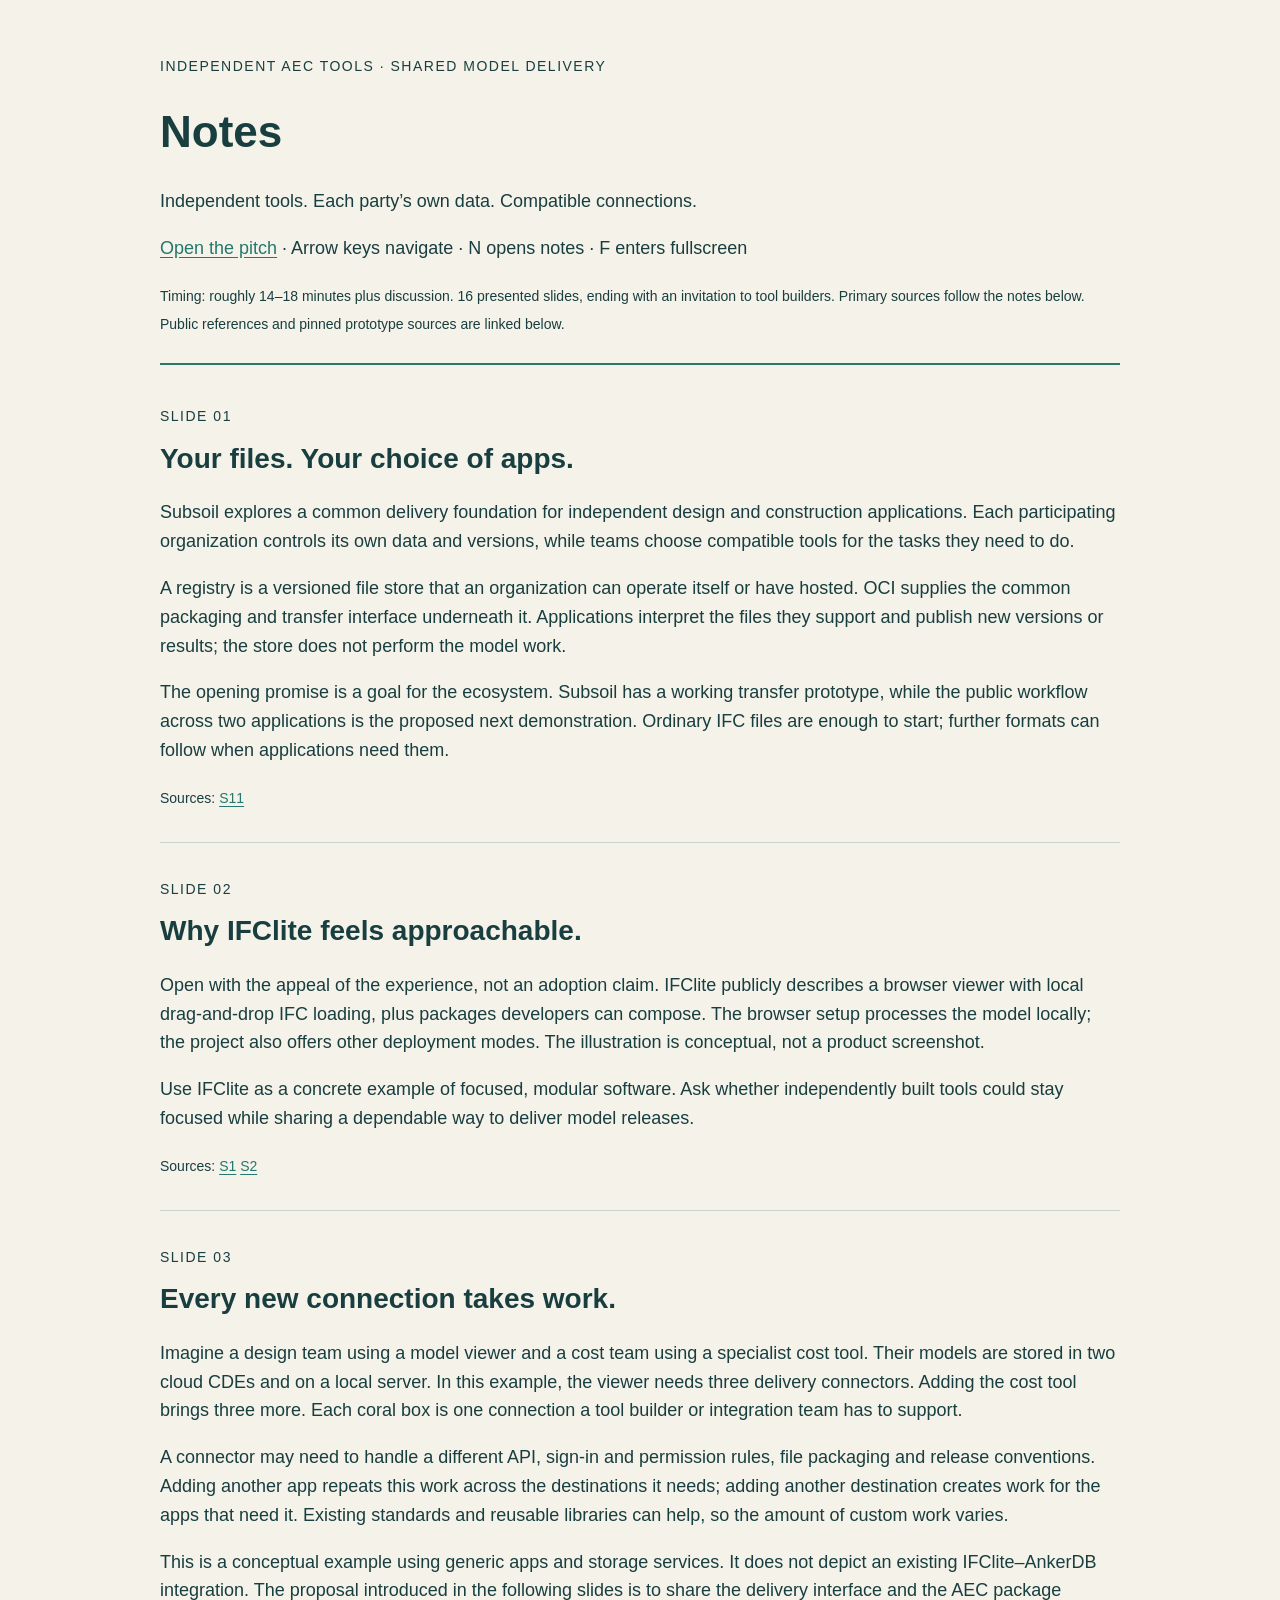
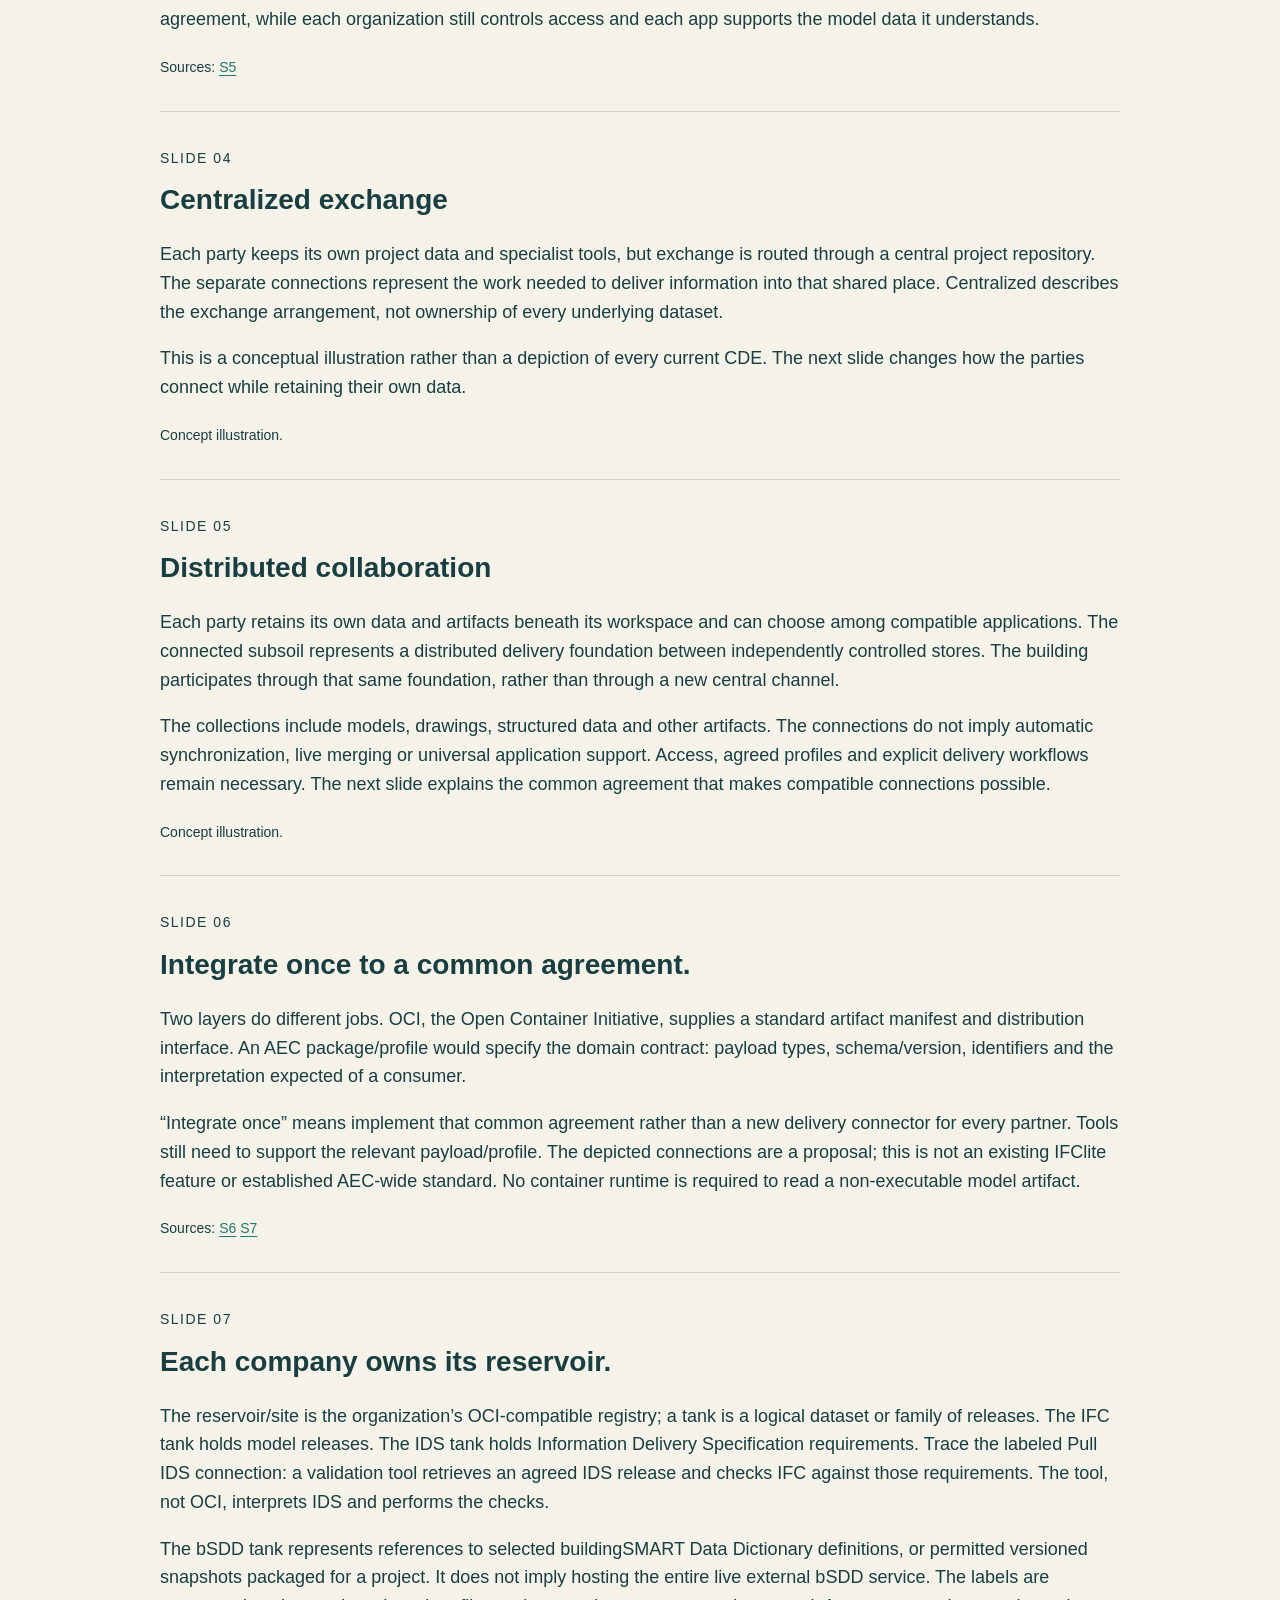
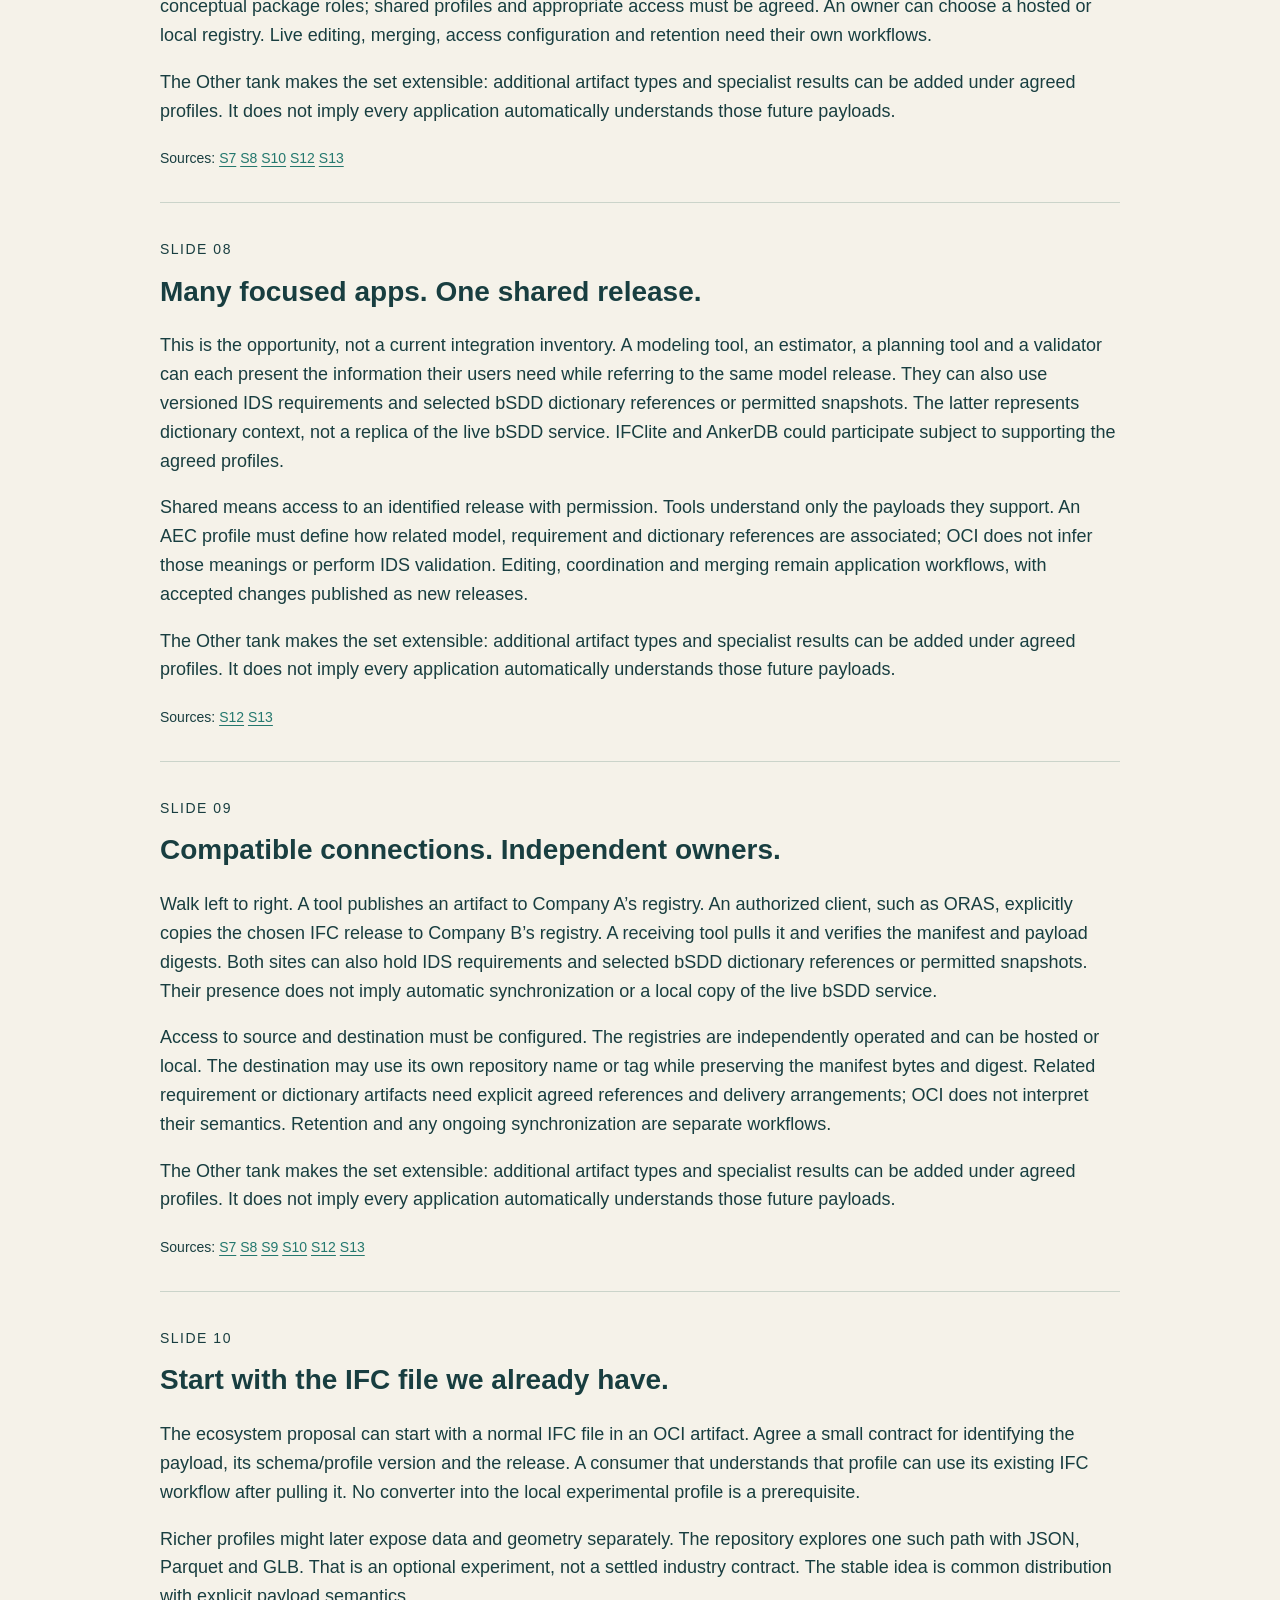
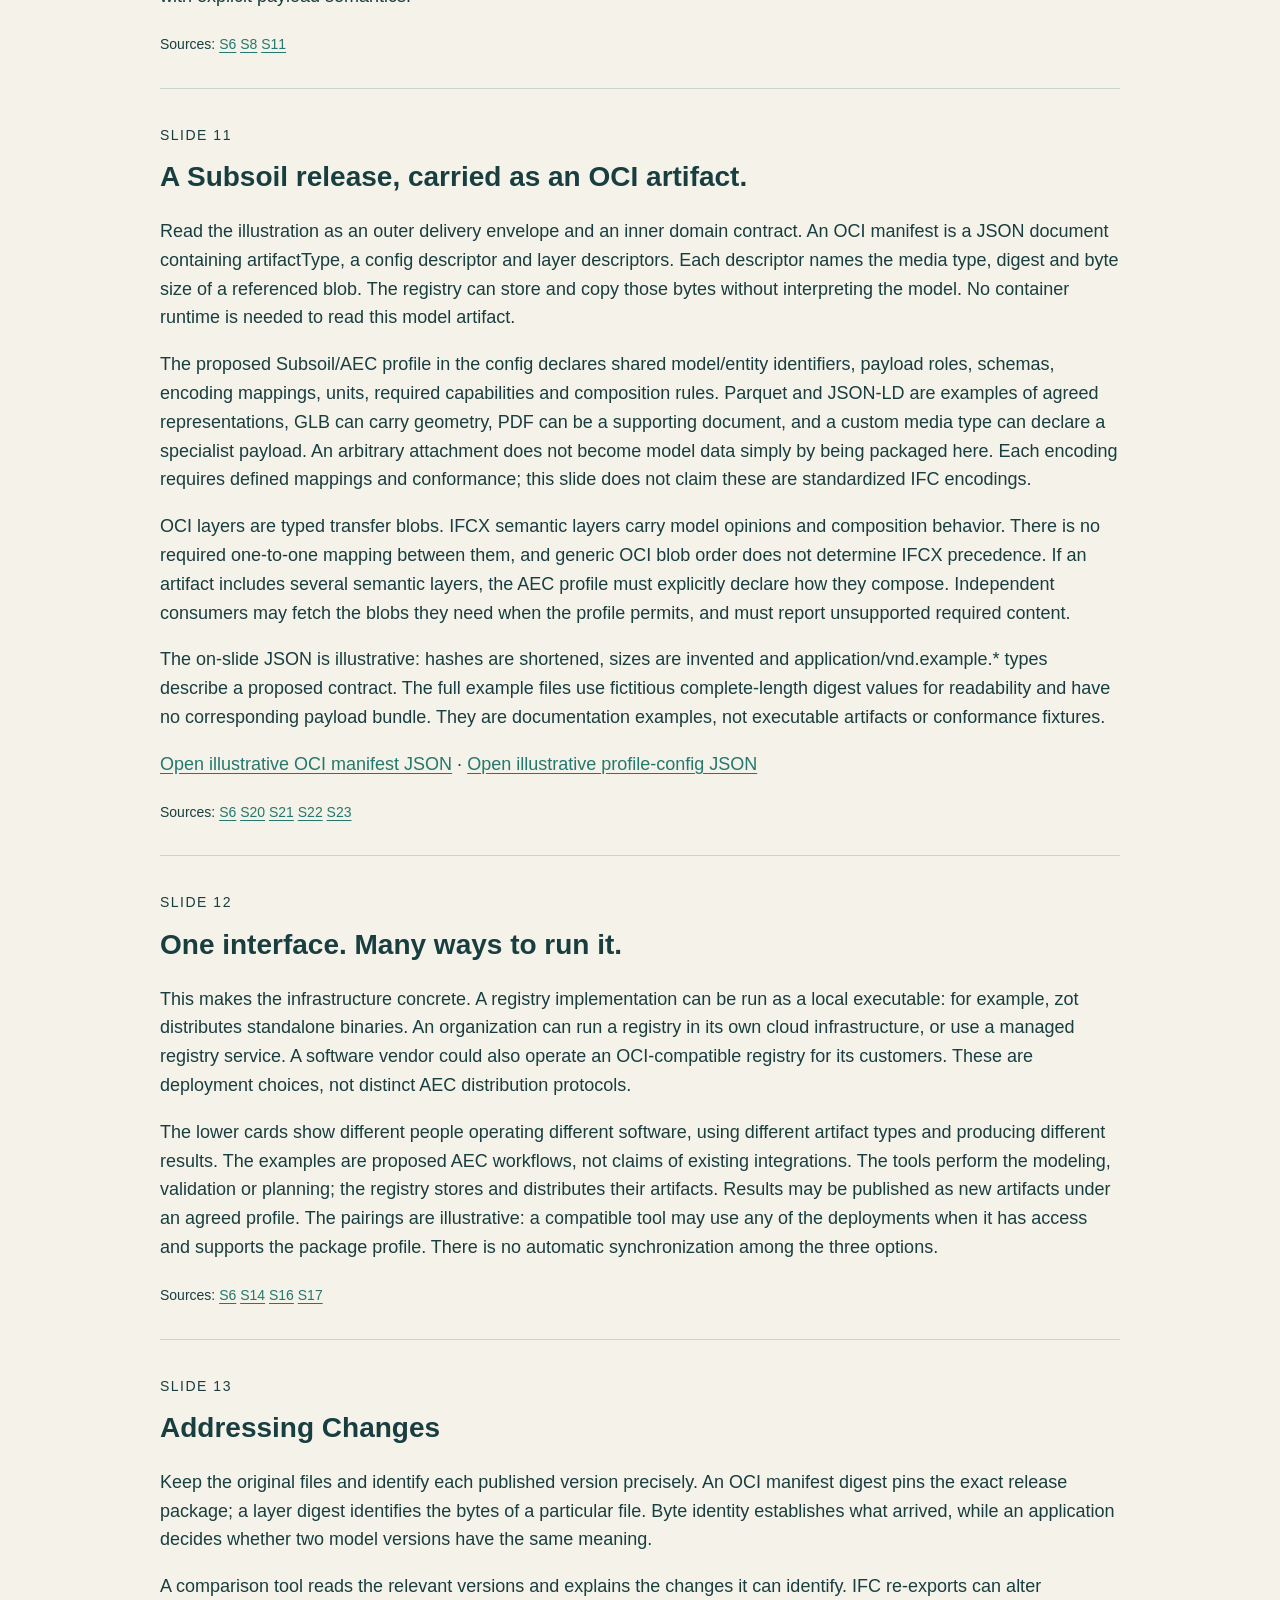
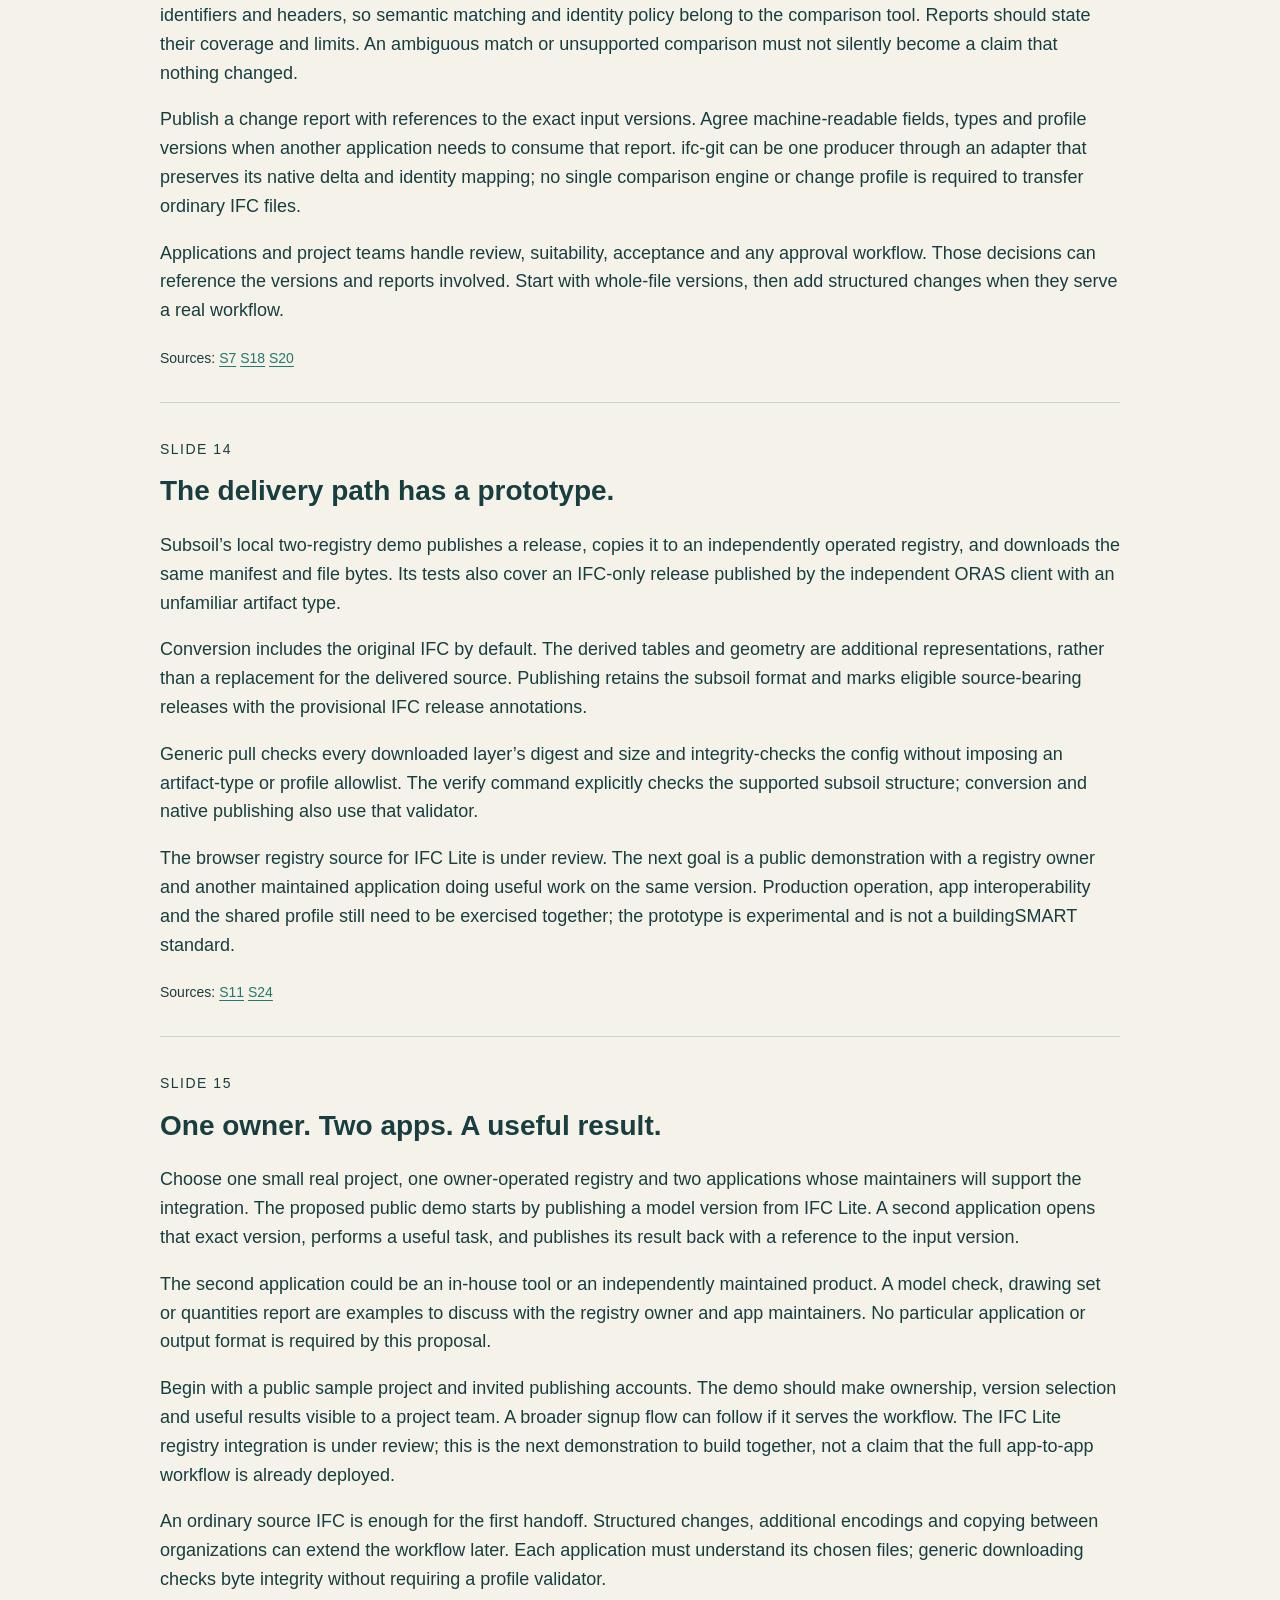
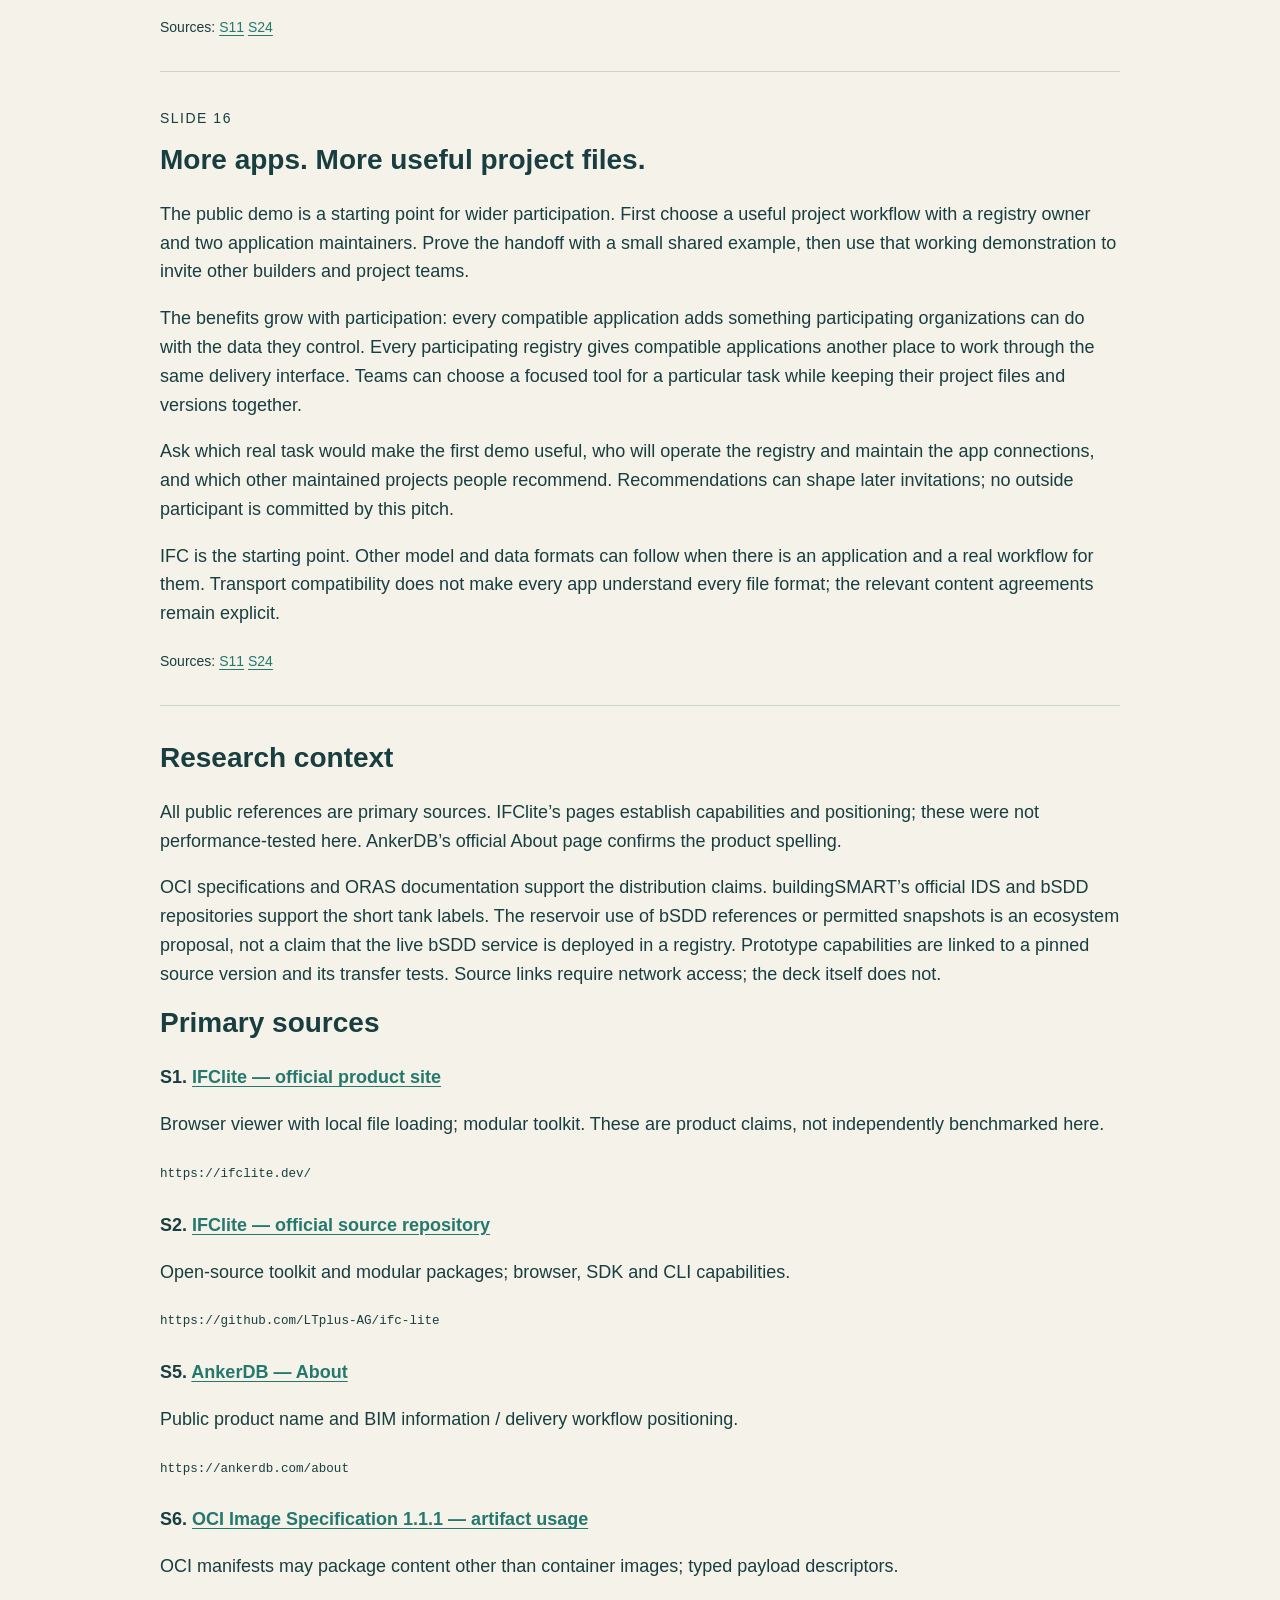
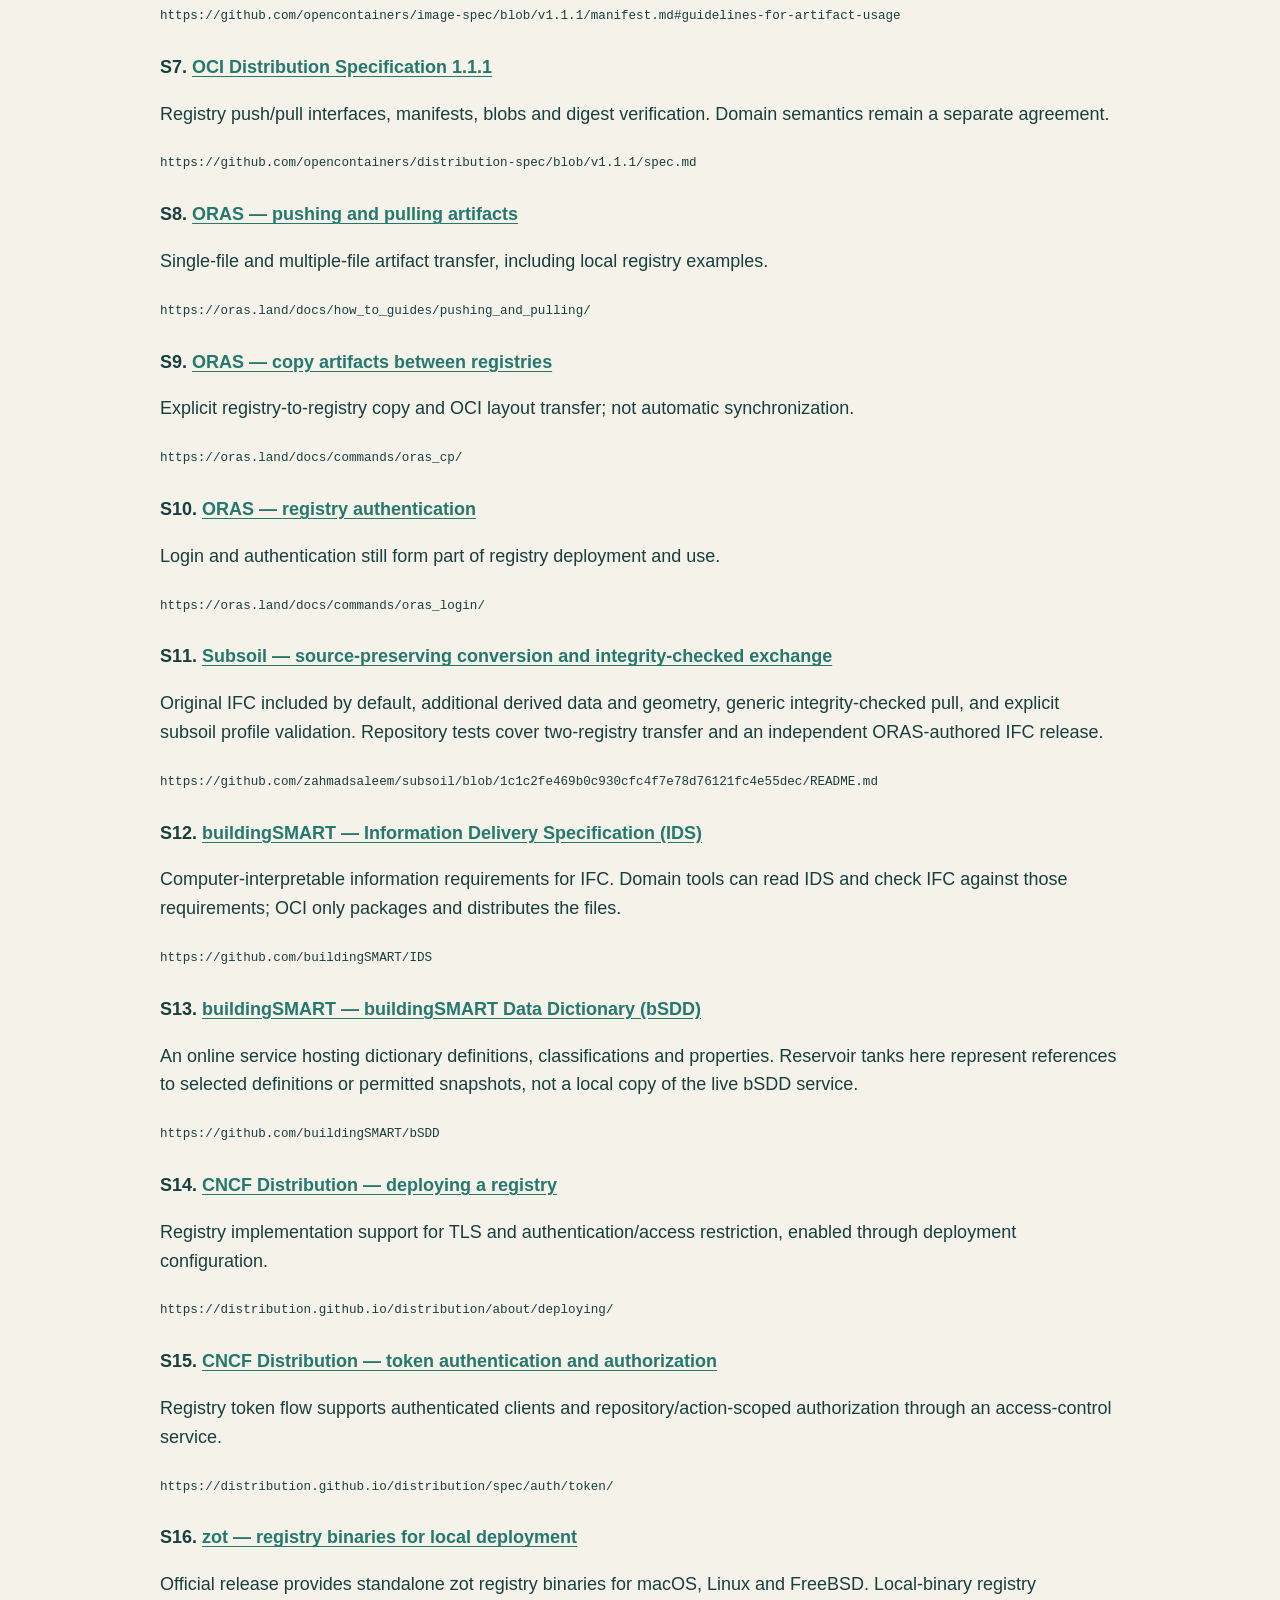
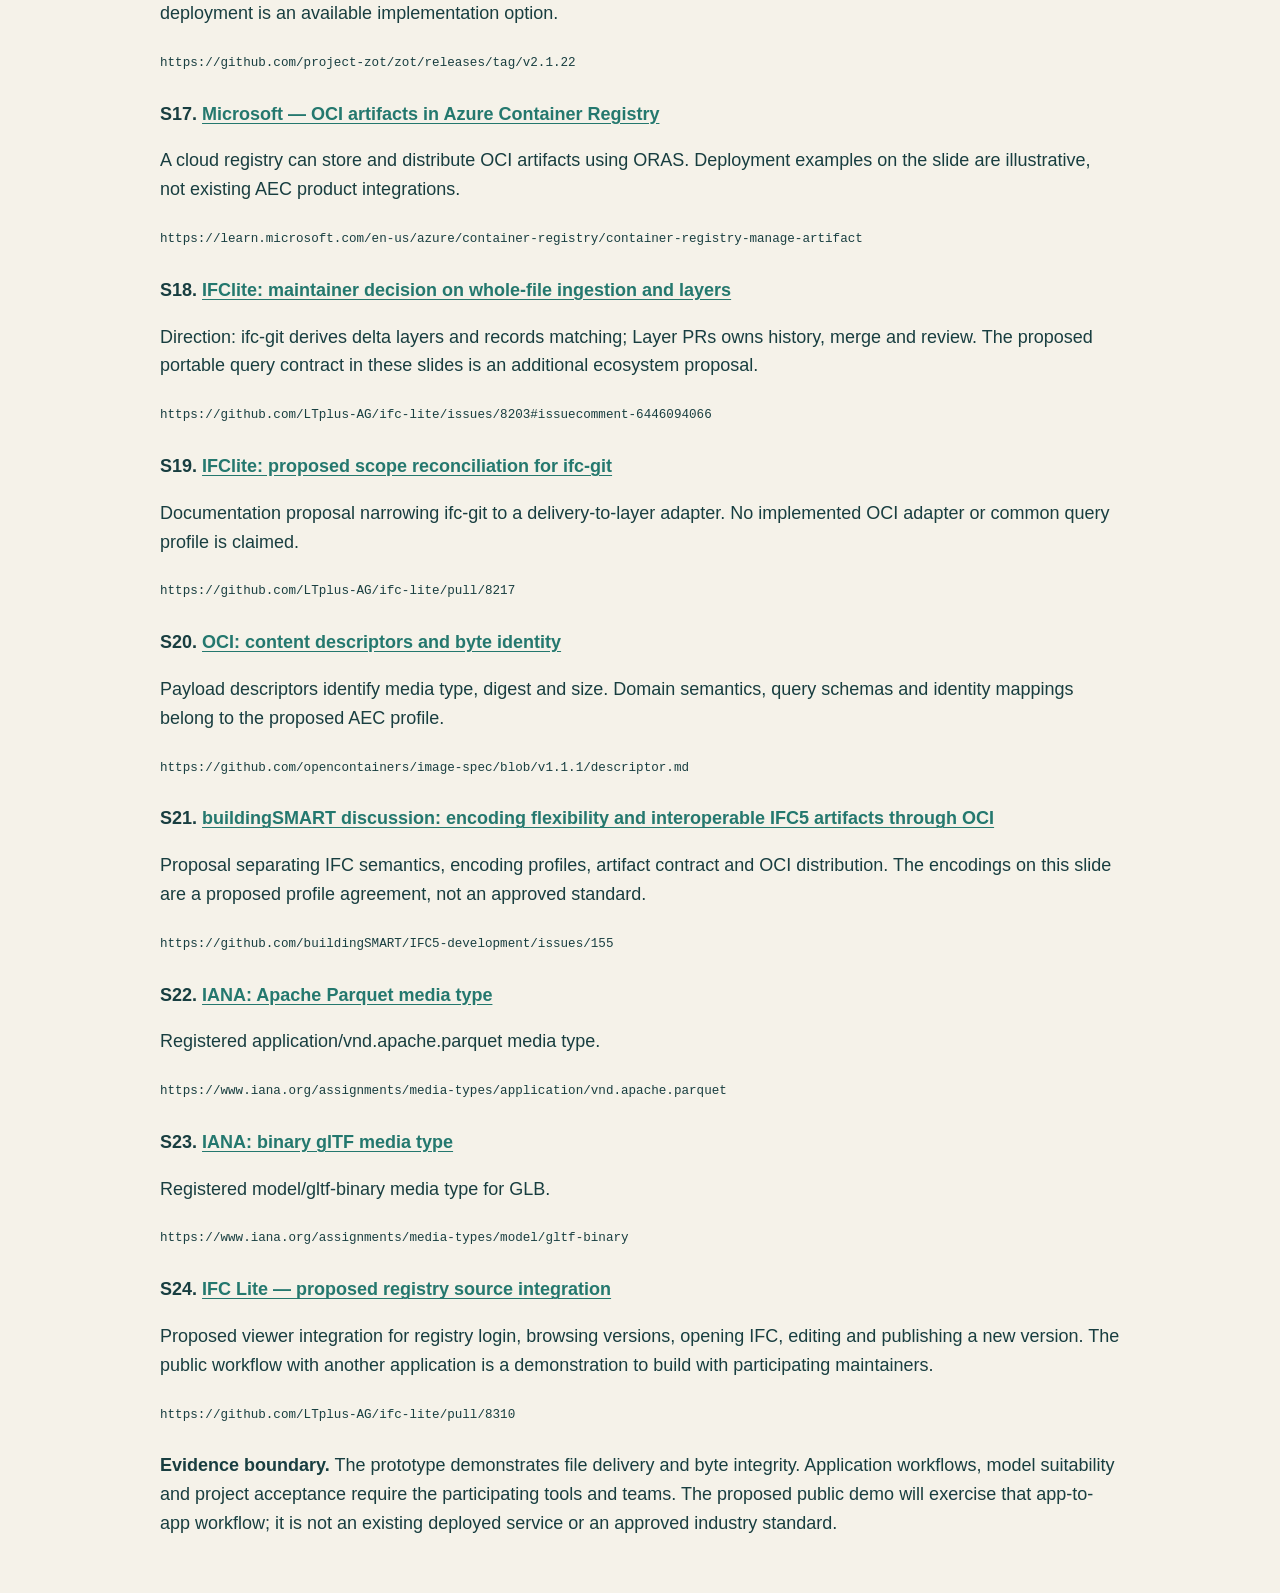
<file: presentations/oci-aec-2026-10-28/speaker-notes.html>
<!doctype html><html lang="en"><head><meta charset="utf-8"><meta name="viewport" content="width=device-width,initial-scale=1"><meta name="color-scheme" content="light"><meta name="description" content="Subsoil: each organization controls its own data while teams choose compatible design and construction apps. A proposed public demo connects one registry and two applications."><title>Notes · Pitch</title><style>body{font:18px/1.6 Arial,sans-serif;max-width:960px;margin:55px auto;padding:0 28px;color:#183e40;background:#f5f2e9}h1{font-size:44px;line-height:1.15}h2{font-size:28px;line-height:1.2;margin-top:0}header{border-bottom:2px solid #24786e;margin-bottom:40px;padding-bottom:25px}article{padding:0 0 30px;margin:0 0 35px;border-bottom:1px solid #cbd4ca}a{color:#24786e;text-underline-offset:3px}small{font-size:14px}.source{margin-bottom:25px}code{font-size:.9em;overflow-wrap:anywhere}.top{font-size:14px;letter-spacing:1.5px;text-transform:uppercase}@media print{body{background:white;font-size:12pt;margin:0;max-width:none}article{break-inside:avoid}h1{font-size:26pt}h2{font-size:18pt}a{color:inherit}.open-deck{display:none}}</style></head><body><header><p class="top">Independent AEC tools · Shared model delivery</p><h1>Notes</h1><p>Independent tools. Each party’s own data. Compatible connections.</p><p class="open-deck"><a href="index.html">Open the pitch</a> · Arrow keys navigate · N opens notes · F enters fullscreen</p><small>Timing: roughly 14–18 minutes plus discussion. 16 presented slides, ending with an invitation to tool builders. Primary sources follow the notes below. Public references and pinned prototype sources are linked below.</small></header><article id="note-1"><p class="top">Slide 01</p><h2>Your files. Your choice of apps.</h2><p>Subsoil explores a common delivery foundation for independent design and construction applications. Each participating organization controls its own data and versions, while teams choose compatible tools for the tasks they need to do.</p><p>A registry is a versioned file store that an organization can operate itself or have hosted. OCI supplies the common packaging and transfer interface underneath it. Applications interpret the files they support and publish new versions or results; the store does not perform the model work.</p><p>The opening promise is a goal for the ecosystem. Subsoil has a working transfer prototype, while the public workflow across two applications is the proposed next demonstration. Ordinary IFC files are enough to start; further formats can follow when applications need them.</p><small>Sources: <a href="https://github.com/zahmadsaleem/subsoil/blob/1c1c2fe469b0c930cfc4f7e78d76121fc4e55dec/README.md" target="_blank" rel="noopener">S11</a></small></article><article id="note-2"><p class="top">Slide 02</p><h2>Why IFClite feels approachable.</h2><p>Open with the appeal of the experience, not an adoption claim. IFClite publicly describes a browser viewer with local drag-and-drop IFC loading, plus packages developers can compose. The browser setup processes the model locally; the project also offers other deployment modes. The illustration is conceptual, not a product screenshot.</p><p>Use IFClite as a concrete example of focused, modular software. Ask whether independently built tools could stay focused while sharing a dependable way to deliver model releases.</p><small>Sources: <a href="https://ifclite.dev/" target="_blank" rel="noopener">S1</a> <a href="https://github.com/LTplus-AG/ifc-lite" target="_blank" rel="noopener">S2</a></small></article><article id="note-3"><p class="top">Slide 03</p><h2>Every new connection takes work.</h2><p>Imagine a design team using a model viewer and a cost team using a specialist cost tool. Their models are stored in two cloud CDEs and on a local server. In this example, the viewer needs three delivery connectors. Adding the cost tool brings three more. Each coral box is one connection a tool builder or integration team has to support.</p><p>A connector may need to handle a different API, sign-in and permission rules, file packaging and release conventions. Adding another app repeats this work across the destinations it needs; adding another destination creates work for the apps that need it. Existing standards and reusable libraries can help, so the amount of custom work varies.</p><p>This is a conceptual example using generic apps and storage services. It does not depict an existing IFClite–AnkerDB integration. The proposal introduced in the following slides is to share the delivery interface and the AEC package agreement, while each organization still controls access and each app supports the model data it understands.</p><small>Sources: <a href="https://ankerdb.com/about" target="_blank" rel="noopener">S5</a></small></article><article id="note-4"><p class="top">Slide 04</p><h2>Centralized exchange</h2><p>Each party keeps its own project data and specialist tools, but exchange is routed through a central project repository. The separate connections represent the work needed to deliver information into that shared place. Centralized describes the exchange arrangement, not ownership of every underlying dataset.</p><p>This is a conceptual illustration rather than a depiction of every current CDE. The next slide changes how the parties connect while retaining their own data.</p><small>Concept illustration.</small></article><article id="note-5"><p class="top">Slide 05</p><h2>Distributed collaboration</h2><p>Each party retains its own data and artifacts beneath its workspace and can choose among compatible applications. The connected subsoil represents a distributed delivery foundation between independently controlled stores. The building participates through that same foundation, rather than through a new central channel.</p><p>The collections include models, drawings, structured data and other artifacts. The connections do not imply automatic synchronization, live merging or universal application support. Access, agreed profiles and explicit delivery workflows remain necessary. The next slide explains the common agreement that makes compatible connections possible.</p><small>Concept illustration.</small></article><article id="note-6"><p class="top">Slide 06</p><h2>Integrate once to a common agreement.</h2><p>Two layers do different jobs. OCI, the Open Container Initiative, supplies a standard artifact manifest and distribution interface. An AEC package/profile would specify the domain contract: payload types, schema/version, identifiers and the interpretation expected of a consumer.</p><p>“Integrate once” means implement that common agreement rather than a new delivery connector for every partner. Tools still need to support the relevant payload/profile. The depicted connections are a proposal; this is not an existing IFClite feature or established AEC-wide standard. No container runtime is required to read a non-executable model artifact.</p><small>Sources: <a href="https://github.com/opencontainers/image-spec/blob/v1.1.1/manifest.md#guidelines-for-artifact-usage" target="_blank" rel="noopener">S6</a> <a href="https://github.com/opencontainers/distribution-spec/blob/v1.1.1/spec.md" target="_blank" rel="noopener">S7</a></small></article><article id="note-7"><p class="top">Slide 07</p><h2>Each company owns its reservoir.</h2><p>The reservoir/site is the organization’s OCI-compatible registry; a tank is a logical dataset or family of releases. The IFC tank holds model releases. The IDS tank holds Information Delivery Specification requirements. Trace the labeled Pull IDS connection: a validation tool retrieves an agreed IDS release and checks IFC against those requirements. The tool, not OCI, interprets IDS and performs the checks.</p><p>The bSDD tank represents references to selected buildingSMART Data Dictionary definitions, or permitted versioned snapshots packaged for a project. It does not imply hosting the entire live external bSDD service. The labels are conceptual package roles; shared profiles and appropriate access must be agreed. An owner can choose a hosted or local registry. Live editing, merging, access configuration and retention need their own workflows.</p><p>The Other tank makes the set extensible: additional artifact types and specialist results can be added under agreed profiles. It does not imply every application automatically understands those future payloads.</p><small>Sources: <a href="https://github.com/opencontainers/distribution-spec/blob/v1.1.1/spec.md" target="_blank" rel="noopener">S7</a> <a href="https://oras.land/docs/how_to_guides/pushing_and_pulling/" target="_blank" rel="noopener">S8</a> <a href="https://oras.land/docs/commands/oras_login/" target="_blank" rel="noopener">S10</a> <a href="https://github.com/buildingSMART/IDS" target="_blank" rel="noopener">S12</a> <a href="https://github.com/buildingSMART/bSDD" target="_blank" rel="noopener">S13</a></small></article><article id="note-8"><p class="top">Slide 08</p><h2>Many focused apps. One shared release.</h2><p>This is the opportunity, not a current integration inventory. A modeling tool, an estimator, a planning tool and a validator can each present the information their users need while referring to the same model release. They can also use versioned IDS requirements and selected bSDD dictionary references or permitted snapshots. The latter represents dictionary context, not a replica of the live bSDD service. IFClite and AnkerDB could participate subject to supporting the agreed profiles.</p><p>Shared means access to an identified release with permission. Tools understand only the payloads they support. An AEC profile must define how related model, requirement and dictionary references are associated; OCI does not infer those meanings or perform IDS validation. Editing, coordination and merging remain application workflows, with accepted changes published as new releases.</p><p>The Other tank makes the set extensible: additional artifact types and specialist results can be added under agreed profiles. It does not imply every application automatically understands those future payloads.</p><small>Sources: <a href="https://github.com/buildingSMART/IDS" target="_blank" rel="noopener">S12</a> <a href="https://github.com/buildingSMART/bSDD" target="_blank" rel="noopener">S13</a></small></article><article id="note-9"><p class="top">Slide 09</p><h2>Compatible connections. Independent owners.</h2><p>Walk left to right. A tool publishes an artifact to Company A’s registry. An authorized client, such as ORAS, explicitly copies the chosen IFC release to Company B’s registry. A receiving tool pulls it and verifies the manifest and payload digests. Both sites can also hold IDS requirements and selected bSDD dictionary references or permitted snapshots. Their presence does not imply automatic synchronization or a local copy of the live bSDD service.</p><p>Access to source and destination must be configured. The registries are independently operated and can be hosted or local. The destination may use its own repository name or tag while preserving the manifest bytes and digest. Related requirement or dictionary artifacts need explicit agreed references and delivery arrangements; OCI does not interpret their semantics. Retention and any ongoing synchronization are separate workflows.</p><p>The Other tank makes the set extensible: additional artifact types and specialist results can be added under agreed profiles. It does not imply every application automatically understands those future payloads.</p><small>Sources: <a href="https://github.com/opencontainers/distribution-spec/blob/v1.1.1/spec.md" target="_blank" rel="noopener">S7</a> <a href="https://oras.land/docs/how_to_guides/pushing_and_pulling/" target="_blank" rel="noopener">S8</a> <a href="https://oras.land/docs/commands/oras_cp/" target="_blank" rel="noopener">S9</a> <a href="https://oras.land/docs/commands/oras_login/" target="_blank" rel="noopener">S10</a> <a href="https://github.com/buildingSMART/IDS" target="_blank" rel="noopener">S12</a> <a href="https://github.com/buildingSMART/bSDD" target="_blank" rel="noopener">S13</a></small></article><article id="note-10"><p class="top">Slide 10</p><h2>Start with the IFC file we already have.</h2><p>The ecosystem proposal can start with a normal IFC file in an OCI artifact. Agree a small contract for identifying the payload, its schema/profile version and the release. A consumer that understands that profile can use its existing IFC workflow after pulling it. No converter into the local experimental profile is a prerequisite.</p><p>Richer profiles might later expose data and geometry separately. The repository explores one such path with JSON, Parquet and GLB. That is an optional experiment, not a settled industry contract. The stable idea is common distribution with explicit payload semantics.</p><small>Sources: <a href="https://github.com/opencontainers/image-spec/blob/v1.1.1/manifest.md#guidelines-for-artifact-usage" target="_blank" rel="noopener">S6</a> <a href="https://oras.land/docs/how_to_guides/pushing_and_pulling/" target="_blank" rel="noopener">S8</a> <a href="https://github.com/zahmadsaleem/subsoil/blob/1c1c2fe469b0c930cfc4f7e78d76121fc4e55dec/README.md" target="_blank" rel="noopener">S11</a></small></article><article id="note-11"><p class="top">Slide 11</p><h2>A Subsoil release, carried as an OCI artifact.</h2><p>Read the illustration as an outer delivery envelope and an inner domain contract. An OCI manifest is a JSON document containing artifactType, a config descriptor and layer descriptors. Each descriptor names the media type, digest and byte size of a referenced blob. The registry can store and copy those bytes without interpreting the model. No container runtime is needed to read this model artifact.</p><p>The proposed Subsoil/AEC profile in the config declares shared model/entity identifiers, payload roles, schemas, encoding mappings, units, required capabilities and composition rules. Parquet and JSON-LD are examples of agreed representations, GLB can carry geometry, PDF can be a supporting document, and a custom media type can declare a specialist payload. An arbitrary attachment does not become model data simply by being packaged here. Each encoding requires defined mappings and conformance; this slide does not claim these are standardized IFC encodings.</p><p>OCI layers are typed transfer blobs. IFCX semantic layers carry model opinions and composition behavior. There is no required one-to-one mapping between them, and generic OCI blob order does not determine IFCX precedence. If an artifact includes several semantic layers, the AEC profile must explicitly declare how they compose. Independent consumers may fetch the blobs they need when the profile permits, and must report unsupported required content.</p><p>The on-slide JSON is illustrative: hashes are shortened, sizes are invented and application/vnd.example.* types describe a proposed contract. The full example files use fictitious complete-length digest values for readability and have no corresponding payload bundle. They are documentation examples, not executable artifacts or conformance fixtures.</p><p><a href="oci-subsoil-manifest.example.json">Open illustrative OCI manifest JSON</a> · <a href="subsoil-profile-config.example.json">Open illustrative profile-config JSON</a></p><small>Sources: <a href="https://github.com/opencontainers/image-spec/blob/v1.1.1/manifest.md#guidelines-for-artifact-usage" target="_blank" rel="noopener">S6</a> <a href="https://github.com/opencontainers/image-spec/blob/v1.1.1/descriptor.md" target="_blank" rel="noopener">S20</a> <a href="https://github.com/buildingSMART/IFC5-development/issues/155" target="_blank" rel="noopener">S21</a> <a href="https://www.iana.org/assignments/media-types/application/vnd.apache.parquet" target="_blank" rel="noopener">S22</a> <a href="https://www.iana.org/assignments/media-types/model/gltf-binary" target="_blank" rel="noopener">S23</a></small></article><article id="note-12"><p class="top">Slide 12</p><h2>One interface. Many ways to run it.</h2><p>This makes the infrastructure concrete. A registry implementation can be run as a local executable: for example, zot distributes standalone binaries. An organization can run a registry in its own cloud infrastructure, or use a managed registry service. A software vendor could also operate an OCI-compatible registry for its customers. These are deployment choices, not distinct AEC distribution protocols.</p><p>The lower cards show different people operating different software, using different artifact types and producing different results. The examples are proposed AEC workflows, not claims of existing integrations. The tools perform the modeling, validation or planning; the registry stores and distributes their artifacts. Results may be published as new artifacts under an agreed profile. The pairings are illustrative: a compatible tool may use any of the deployments when it has access and supports the package profile. There is no automatic synchronization among the three options.</p><small>Sources: <a href="https://github.com/opencontainers/image-spec/blob/v1.1.1/manifest.md#guidelines-for-artifact-usage" target="_blank" rel="noopener">S6</a> <a href="https://distribution.github.io/distribution/about/deploying/" target="_blank" rel="noopener">S14</a> <a href="https://github.com/project-zot/zot/releases/tag/v2.1.22" target="_blank" rel="noopener">S16</a> <a href="https://learn.microsoft.com/en-us/azure/container-registry/container-registry-manage-artifact" target="_blank" rel="noopener">S17</a></small></article><article id="note-13"><p class="top">Slide 13</p><h2>Addressing Changes</h2><p>Keep the original files and identify each published version precisely. An OCI manifest digest pins the exact release package; a layer digest identifies the bytes of a particular file. Byte identity establishes what arrived, while an application decides whether two model versions have the same meaning.</p><p>A comparison tool reads the relevant versions and explains the changes it can identify. IFC re-exports can alter identifiers and headers, so semantic matching and identity policy belong to the comparison tool. Reports should state their coverage and limits. An ambiguous match or unsupported comparison must not silently become a claim that nothing changed.</p><p>Publish a change report with references to the exact input versions. Agree machine-readable fields, types and profile versions when another application needs to consume that report. ifc-git can be one producer through an adapter that preserves its native delta and identity mapping; no single comparison engine or change profile is required to transfer ordinary IFC files.</p><p>Applications and project teams handle review, suitability, acceptance and any approval workflow. Those decisions can reference the versions and reports involved. Start with whole-file versions, then add structured changes when they serve a real workflow.</p><small>Sources: <a href="https://github.com/opencontainers/distribution-spec/blob/v1.1.1/spec.md" target="_blank" rel="noopener">S7</a> <a href="https://github.com/LTplus-AG/ifc-lite/issues/8203#issuecomment-6446094066" target="_blank" rel="noopener">S18</a> <a href="https://github.com/opencontainers/image-spec/blob/v1.1.1/descriptor.md" target="_blank" rel="noopener">S20</a></small></article><article id="note-14"><p class="top">Slide 14</p><h2>The delivery path has a prototype.</h2><p>Subsoil’s local two-registry demo publishes a release, copies it to an independently operated registry, and downloads the same manifest and file bytes. Its tests also cover an IFC-only release published by the independent ORAS client with an unfamiliar artifact type.</p><p>Conversion includes the original IFC by default. The derived tables and geometry are additional representations, rather than a replacement for the delivered source. Publishing retains the subsoil format and marks eligible source-bearing releases with the provisional IFC release annotations.</p><p>Generic pull checks every downloaded layer’s digest and size and integrity-checks the config without imposing an artifact-type or profile allowlist. The verify command explicitly checks the supported subsoil structure; conversion and native publishing also use that validator.</p><p>The browser registry source for IFC Lite is under review. The next goal is a public demonstration with a registry owner and another maintained application doing useful work on the same version. Production operation, app interoperability and the shared profile still need to be exercised together; the prototype is experimental and is not a buildingSMART standard.</p><small>Sources: <a href="https://github.com/zahmadsaleem/subsoil/blob/1c1c2fe469b0c930cfc4f7e78d76121fc4e55dec/README.md" target="_blank" rel="noopener">S11</a> <a href="https://github.com/LTplus-AG/ifc-lite/pull/8310" target="_blank" rel="noopener">S24</a></small></article><article id="note-15"><p class="top">Slide 15</p><h2>One owner. Two apps. A useful result.</h2><p>Choose one small real project, one owner-operated registry and two applications whose maintainers will support the integration. The proposed public demo starts by publishing a model version from IFC Lite. A second application opens that exact version, performs a useful task, and publishes its result back with a reference to the input version.</p><p>The second application could be an in-house tool or an independently maintained product. A model check, drawing set or quantities report are examples to discuss with the registry owner and app maintainers. No particular application or output format is required by this proposal.</p><p>Begin with a public sample project and invited publishing accounts. The demo should make ownership, version selection and useful results visible to a project team. A broader signup flow can follow if it serves the workflow. The IFC Lite registry integration is under review; this is the next demonstration to build together, not a claim that the full app-to-app workflow is already deployed.</p><p>An ordinary source IFC is enough for the first handoff. Structured changes, additional encodings and copying between organizations can extend the workflow later. Each application must understand its chosen files; generic downloading checks byte integrity without requiring a profile validator.</p><small>Sources: <a href="https://github.com/zahmadsaleem/subsoil/blob/1c1c2fe469b0c930cfc4f7e78d76121fc4e55dec/README.md" target="_blank" rel="noopener">S11</a> <a href="https://github.com/LTplus-AG/ifc-lite/pull/8310" target="_blank" rel="noopener">S24</a></small></article><article id="note-16"><p class="top">Slide 16</p><h2>More apps. More useful project files.</h2><p>The public demo is a starting point for wider participation. First choose a useful project workflow with a registry owner and two application maintainers. Prove the handoff with a small shared example, then use that working demonstration to invite other builders and project teams.</p><p>The benefits grow with participation: every compatible application adds something participating organizations can do with the data they control. Every participating registry gives compatible applications another place to work through the same delivery interface. Teams can choose a focused tool for a particular task while keeping their project files and versions together.</p><p>Ask which real task would make the first demo useful, who will operate the registry and maintain the app connections, and which other maintained projects people recommend. Recommendations can shape later invitations; no outside participant is committed by this pitch.</p><p>IFC is the starting point. Other model and data formats can follow when there is an application and a real workflow for them. Transport compatibility does not make every app understand every file format; the relevant content agreements remain explicit.</p><small>Sources: <a href="https://github.com/zahmadsaleem/subsoil/blob/1c1c2fe469b0c930cfc4f7e78d76121fc4e55dec/README.md" target="_blank" rel="noopener">S11</a> <a href="https://github.com/LTplus-AG/ifc-lite/pull/8310" target="_blank" rel="noopener">S24</a></small></article><h2>Research context</h2><p>All public references are primary sources. IFClite’s pages establish capabilities and positioning; these were not performance-tested here. AnkerDB’s official About page confirms the product spelling.</p><p>OCI specifications and ORAS documentation support the distribution claims. buildingSMART’s official IDS and bSDD repositories support the short tank labels. The reservoir use of bSDD references or permitted snapshots is an ecosystem proposal, not a claim that the live bSDD service is deployed in a registry. Prototype capabilities are linked to a pinned source version and its transfer tests. Source links require network access; the deck itself does not.</p><h2>Primary sources</h2><div class="source"><strong>S1. <a href="https://ifclite.dev/">IFClite — official product site</a></strong><p>Browser viewer with local file loading; modular toolkit. These are product claims, not independently benchmarked here.</p><small><code>https://ifclite.dev/</code></small></div><div class="source"><strong>S2. <a href="https://github.com/LTplus-AG/ifc-lite">IFClite — official source repository</a></strong><p>Open-source toolkit and modular packages; browser, SDK and CLI capabilities.</p><small><code>https://github.com/LTplus-AG/ifc-lite</code></small></div><div class="source"><strong>S5. <a href="https://ankerdb.com/about">AnkerDB — About</a></strong><p>Public product name and BIM information / delivery workflow positioning.</p><small><code>https://ankerdb.com/about</code></small></div><div class="source"><strong>S6. <a href="https://github.com/opencontainers/image-spec/blob/v1.1.1/manifest.md#guidelines-for-artifact-usage">OCI Image Specification 1.1.1 — artifact usage</a></strong><p>OCI manifests may package content other than container images; typed payload descriptors.</p><small><code>https://github.com/opencontainers/image-spec/blob/v1.1.1/manifest.md#guidelines-for-artifact-usage</code></small></div><div class="source"><strong>S7. <a href="https://github.com/opencontainers/distribution-spec/blob/v1.1.1/spec.md">OCI Distribution Specification 1.1.1</a></strong><p>Registry push/pull interfaces, manifests, blobs and digest verification. Domain semantics remain a separate agreement.</p><small><code>https://github.com/opencontainers/distribution-spec/blob/v1.1.1/spec.md</code></small></div><div class="source"><strong>S8. <a href="https://oras.land/docs/how_to_guides/pushing_and_pulling/">ORAS — pushing and pulling artifacts</a></strong><p>Single-file and multiple-file artifact transfer, including local registry examples.</p><small><code>https://oras.land/docs/how_to_guides/pushing_and_pulling/</code></small></div><div class="source"><strong>S9. <a href="https://oras.land/docs/commands/oras_cp/">ORAS — copy artifacts between registries</a></strong><p>Explicit registry-to-registry copy and OCI layout transfer; not automatic synchronization.</p><small><code>https://oras.land/docs/commands/oras_cp/</code></small></div><div class="source"><strong>S10. <a href="https://oras.land/docs/commands/oras_login/">ORAS — registry authentication</a></strong><p>Login and authentication still form part of registry deployment and use.</p><small><code>https://oras.land/docs/commands/oras_login/</code></small></div><div class="source"><strong>S11. <a href="https://github.com/zahmadsaleem/subsoil/blob/1c1c2fe469b0c930cfc4f7e78d76121fc4e55dec/README.md">Subsoil — source-preserving conversion and integrity-checked exchange</a></strong><p>Original IFC included by default, additional derived data and geometry, generic integrity-checked pull, and explicit subsoil profile validation. Repository tests cover two-registry transfer and an independent ORAS-authored IFC release.</p><small><code>https://github.com/zahmadsaleem/subsoil/blob/1c1c2fe469b0c930cfc4f7e78d76121fc4e55dec/README.md</code></small></div><div class="source"><strong>S12. <a href="https://github.com/buildingSMART/IDS">buildingSMART — Information Delivery Specification (IDS)</a></strong><p>Computer-interpretable information requirements for IFC. Domain tools can read IDS and check IFC against those requirements; OCI only packages and distributes the files.</p><small><code>https://github.com/buildingSMART/IDS</code></small></div><div class="source"><strong>S13. <a href="https://github.com/buildingSMART/bSDD">buildingSMART — buildingSMART Data Dictionary (bSDD)</a></strong><p>An online service hosting dictionary definitions, classifications and properties. Reservoir tanks here represent references to selected definitions or permitted snapshots, not a local copy of the live bSDD service.</p><small><code>https://github.com/buildingSMART/bSDD</code></small></div><div class="source"><strong>S14. <a href="https://distribution.github.io/distribution/about/deploying/">CNCF Distribution — deploying a registry</a></strong><p>Registry implementation support for TLS and authentication/access restriction, enabled through deployment configuration.</p><small><code>https://distribution.github.io/distribution/about/deploying/</code></small></div><div class="source"><strong>S15. <a href="https://distribution.github.io/distribution/spec/auth/token/">CNCF Distribution — token authentication and authorization</a></strong><p>Registry token flow supports authenticated clients and repository/action-scoped authorization through an access-control service.</p><small><code>https://distribution.github.io/distribution/spec/auth/token/</code></small></div><div class="source"><strong>S16. <a href="https://github.com/project-zot/zot/releases/tag/v2.1.22">zot — registry binaries for local deployment</a></strong><p>Official release provides standalone zot registry binaries for macOS, Linux and FreeBSD. Local-binary registry deployment is an available implementation option.</p><small><code>https://github.com/project-zot/zot/releases/tag/v2.1.22</code></small></div><div class="source"><strong>S17. <a href="https://learn.microsoft.com/en-us/azure/container-registry/container-registry-manage-artifact">Microsoft — OCI artifacts in Azure Container Registry</a></strong><p>A cloud registry can store and distribute OCI artifacts using ORAS. Deployment examples on the slide are illustrative, not existing AEC product integrations.</p><small><code>https://learn.microsoft.com/en-us/azure/container-registry/container-registry-manage-artifact</code></small></div><div class="source"><strong>S18. <a href="https://github.com/LTplus-AG/ifc-lite/issues/8203#issuecomment-6446094066">IFClite: maintainer decision on whole-file ingestion and layers</a></strong><p>Direction: ifc-git derives delta layers and records matching; Layer PRs owns history, merge and review. The proposed portable query contract in these slides is an additional ecosystem proposal.</p><small><code>https://github.com/LTplus-AG/ifc-lite/issues/8203#issuecomment-6446094066</code></small></div><div class="source"><strong>S19. <a href="https://github.com/LTplus-AG/ifc-lite/pull/8217">IFClite: proposed scope reconciliation for ifc-git</a></strong><p>Documentation proposal narrowing ifc-git to a delivery-to-layer adapter. No implemented OCI adapter or common query profile is claimed.</p><small><code>https://github.com/LTplus-AG/ifc-lite/pull/8217</code></small></div><div class="source"><strong>S20. <a href="https://github.com/opencontainers/image-spec/blob/v1.1.1/descriptor.md">OCI: content descriptors and byte identity</a></strong><p>Payload descriptors identify media type, digest and size. Domain semantics, query schemas and identity mappings belong to the proposed AEC profile.</p><small><code>https://github.com/opencontainers/image-spec/blob/v1.1.1/descriptor.md</code></small></div><div class="source"><strong>S21. <a href="https://github.com/buildingSMART/IFC5-development/issues/155">buildingSMART discussion: encoding flexibility and interoperable IFC5 artifacts through OCI</a></strong><p>Proposal separating IFC semantics, encoding profiles, artifact contract and OCI distribution. The encodings on this slide are a proposed profile agreement, not an approved standard.</p><small><code>https://github.com/buildingSMART/IFC5-development/issues/155</code></small></div><div class="source"><strong>S22. <a href="https://www.iana.org/assignments/media-types/application/vnd.apache.parquet">IANA: Apache Parquet media type</a></strong><p>Registered application/vnd.apache.parquet media type.</p><small><code>https://www.iana.org/assignments/media-types/application/vnd.apache.parquet</code></small></div><div class="source"><strong>S23. <a href="https://www.iana.org/assignments/media-types/model/gltf-binary">IANA: binary glTF media type</a></strong><p>Registered model/gltf-binary media type for GLB.</p><small><code>https://www.iana.org/assignments/media-types/model/gltf-binary</code></small></div><div class="source"><strong>S24. <a href="https://github.com/LTplus-AG/ifc-lite/pull/8310">IFC Lite — proposed registry source integration</a></strong><p>Proposed viewer integration for registry login, browsing versions, opening IFC, editing and publishing a new version. The public workflow with another application is a demonstration to build with participating maintainers.</p><small><code>https://github.com/LTplus-AG/ifc-lite/pull/8310</code></small></div><p><strong>Evidence boundary.</strong> The prototype demonstrates file delivery and byte integrity. Application workflows, model suitability and project acceptance require the participating tools and teams. The proposed public demo will exercise that app-to-app workflow; it is not an existing deployed service or an approved industry standard.</p></body></html>
</file>
